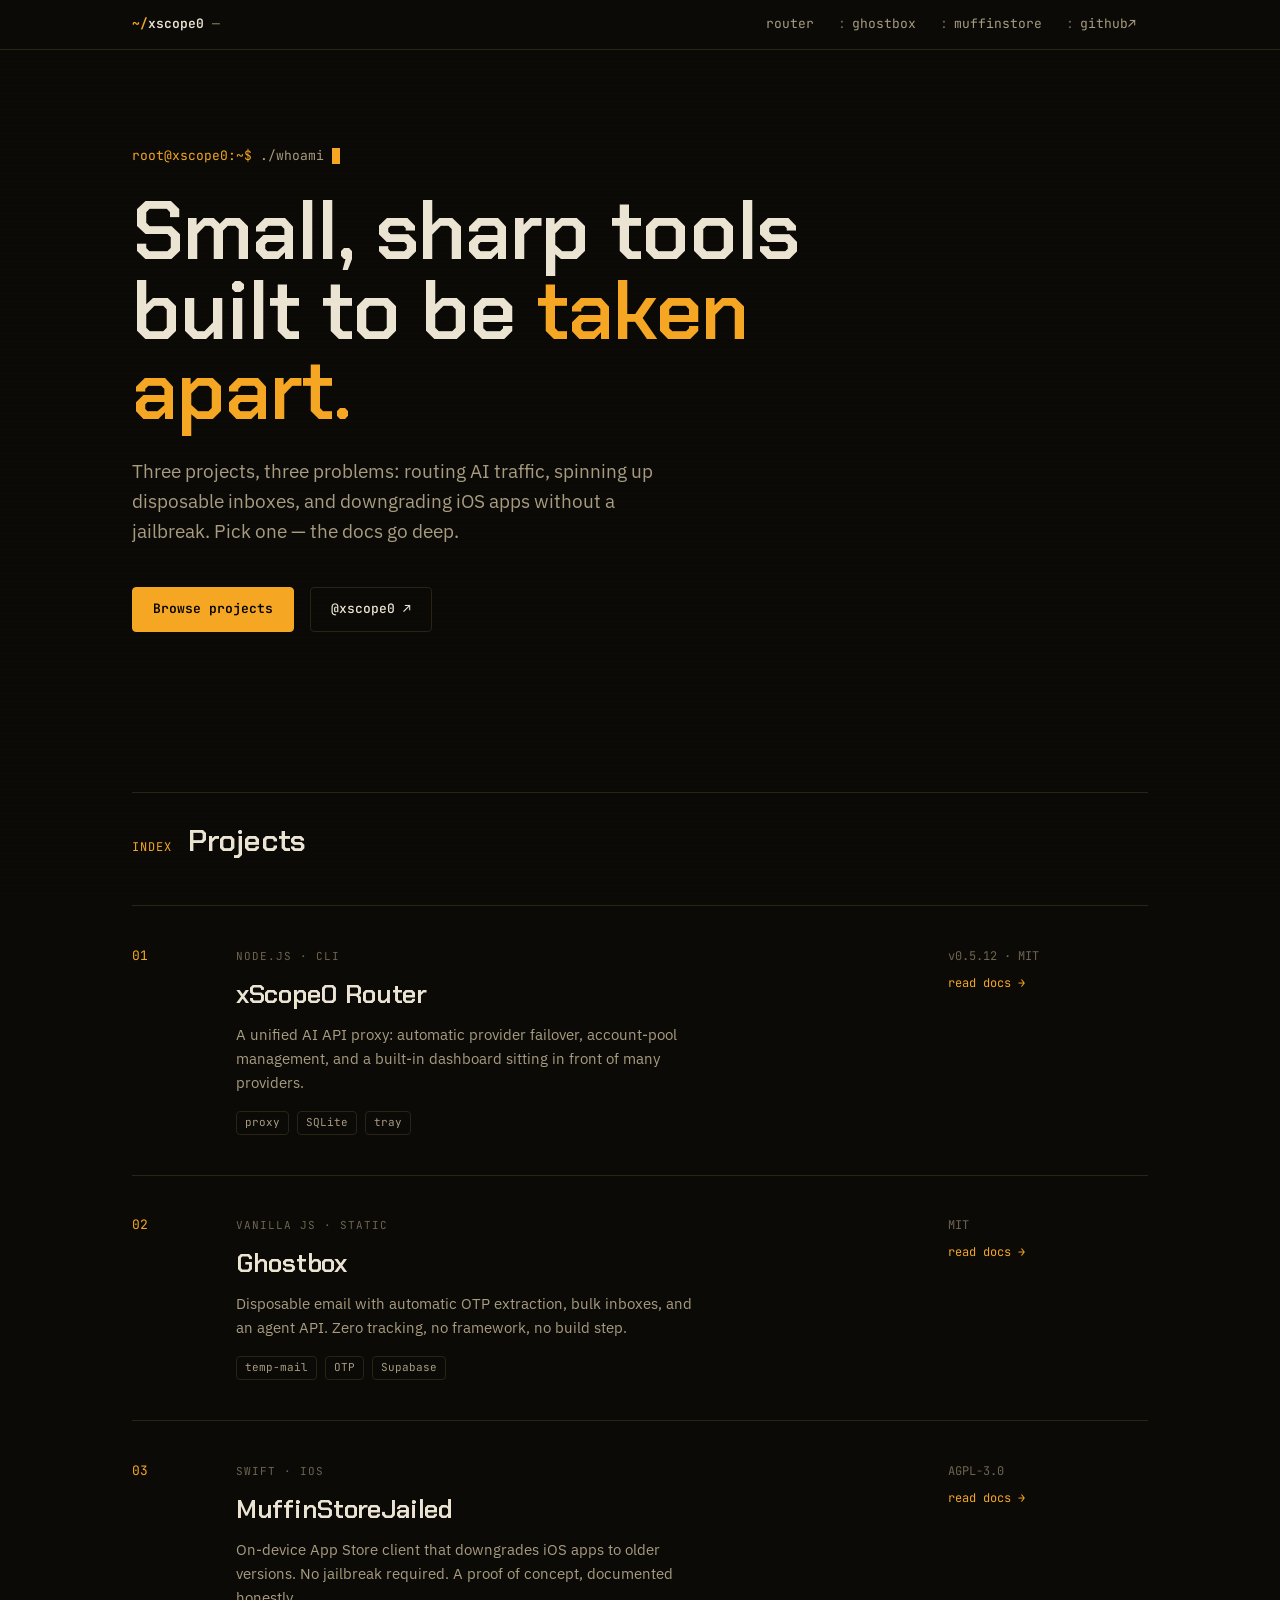
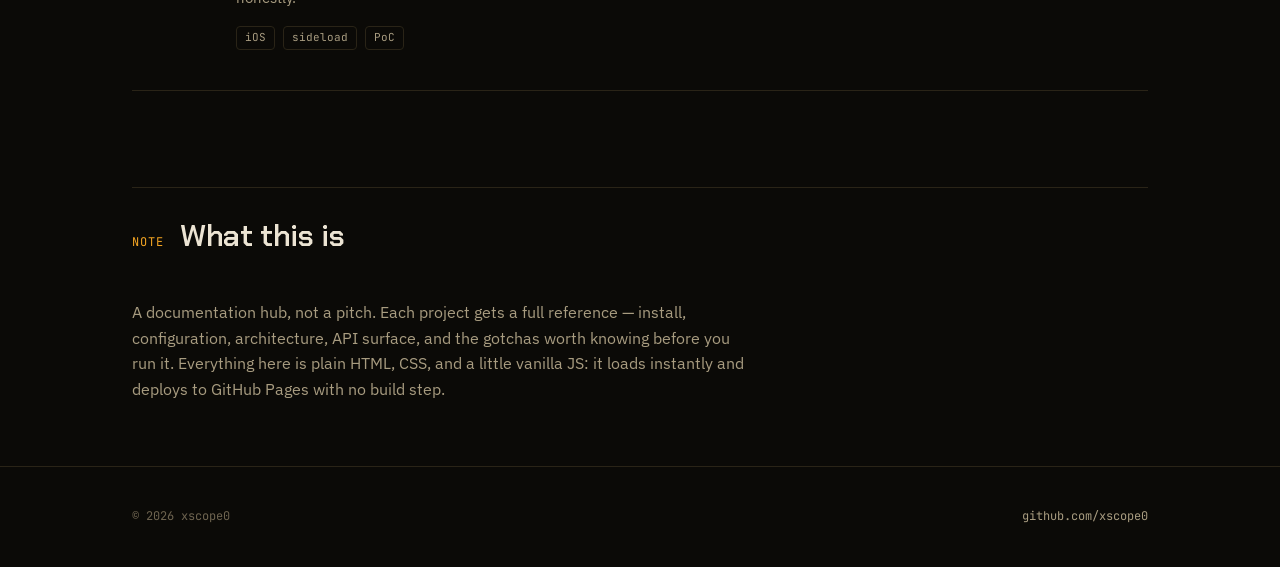
<file: index.html>
<!DOCTYPE html>
<html lang="en">
<head>
<meta charset="UTF-8">
<meta name="viewport" content="width=device-width, initial-scale=1">
<title>xscope0 — projects &amp; docs</title>
<meta name="description" content="Documentation for xscope0's projects: xScope0 Router, Ghostbox, and MuffinStoreJailed.">
<link rel="preconnect" href="https://fonts.googleapis.com">
<link rel="preconnect" href="https://fonts.gstatic.com" crossorigin>
<link href="https://fonts.googleapis.com/css2?family=Chakra+Petch:wght@500;600;700&family=IBM+Plex+Sans:wght@400;500;600&family=JetBrains+Mono:wght@400;500;600&display=swap" rel="stylesheet">
<link rel="stylesheet" href="./assets/style.css">
</head>
<body>

<nav class="nav">
  <div class="nav-inner">
    <a class="brand" href="./index.html"><span class="sigil">~/</span>xscope0</a>
    <div class="nav-links">
      <a href="./xscope0-router.html">router</a>
      <a href="./ghostbox.html">ghostbox</a>
      <a href="./muffinstore.html">muffinstore</a>
      <a href="https://github.com/xscope0" target="_blank" rel="noopener">github↗</a>
    </div>
  </div>
</nav>

<header class="hero">
  <div class="wrap">
    <div class="term-prompt"><span class="arrow">root@xscope0:~$</span> ./whoami<span class="blink"></span></div>
    <h1>Small, sharp tools<br>built to be <span class="grad">taken apart.</span></h1>
    <p class="lead">Three projects, three problems: routing AI traffic, spinning up disposable inboxes, and downgrading iOS apps without a jailbreak. Pick one — the docs go deep.</p>
    <div class="hero-cta">
      <a class="btn primary" href="#projects">Browse projects</a>
      <a class="btn" href="https://github.com/xscope0" target="_blank" rel="noopener">@xscope0 ↗</a>
    </div>
  </div>
</header>

<main class="wrap">
  <section id="projects">
    <div class="section-head">
      <span class="idx">INDEX</span>
      <h2>Projects</h2>
    </div>

    <div class="cards">
      <a class="card" href="./xscope0-router.html" data-reveal>
        <span class="num">01</span>
        <div>
          <span class="tag">Node.js · CLI</span>
          <h3>xScope0 Router</h3>
          <p>A unified AI API proxy: automatic provider failover, account-pool management, and a built-in dashboard sitting in front of many providers.</p>
          <div class="chips"><span class="chip">proxy</span><span class="chip">SQLite</span><span class="chip">tray</span></div>
        </div>
        <div class="meta">v0.5.12 · MIT<span class="go">read docs →</span></div>
      </a>

      <a class="card" href="./ghostbox.html" data-reveal>
        <span class="num">02</span>
        <div>
          <span class="tag">Vanilla JS · Static</span>
          <h3>Ghostbox</h3>
          <p>Disposable email with automatic OTP extraction, bulk inboxes, and an agent API. Zero tracking, no framework, no build step.</p>
          <div class="chips"><span class="chip">temp-mail</span><span class="chip">OTP</span><span class="chip">Supabase</span></div>
        </div>
        <div class="meta">MIT<span class="go">read docs →</span></div>
      </a>

      <a class="card" href="./muffinstore.html" data-reveal>
        <span class="num">03</span>
        <div>
          <span class="tag">Swift · iOS</span>
          <h3>MuffinStoreJailed</h3>
          <p>On-device App Store client that downgrades iOS apps to older versions. No jailbreak required. A proof of concept, documented honestly.</p>
          <div class="chips"><span class="chip">iOS</span><span class="chip">sideload</span><span class="chip">PoC</span></div>
        </div>
        <div class="meta">AGPL-3.0<span class="go">read docs →</span></div>
      </a>
    </div>
  </section>

  <section>
    <div class="section-head">
      <span class="idx">NOTE</span>
      <h2>What this is</h2>
    </div>
    <p style="color:var(--txt-dim);max-width:62ch">
      A documentation hub, not a pitch. Each project gets a full reference — install,
      configuration, architecture, API surface, and the gotchas worth knowing before you
      run it. Everything here is plain HTML, CSS, and a little vanilla JS: it loads
      instantly and deploys to GitHub Pages with no build step.
    </p>
  </section>
</main>

<footer class="footer">
  <div class="wrap">
    <span>© <span class="yr"></span> xscope0</span>
    <span><a href="https://github.com/xscope0" target="_blank" rel="noopener">github.com/xscope0</a></span>
  </div>
</footer>

<script>document.querySelectorAll('.yr').forEach(e=>e.textContent=new Date().getFullYear());</script>
<script src="./assets/main.js"></script>
</body>
</html>
</file>
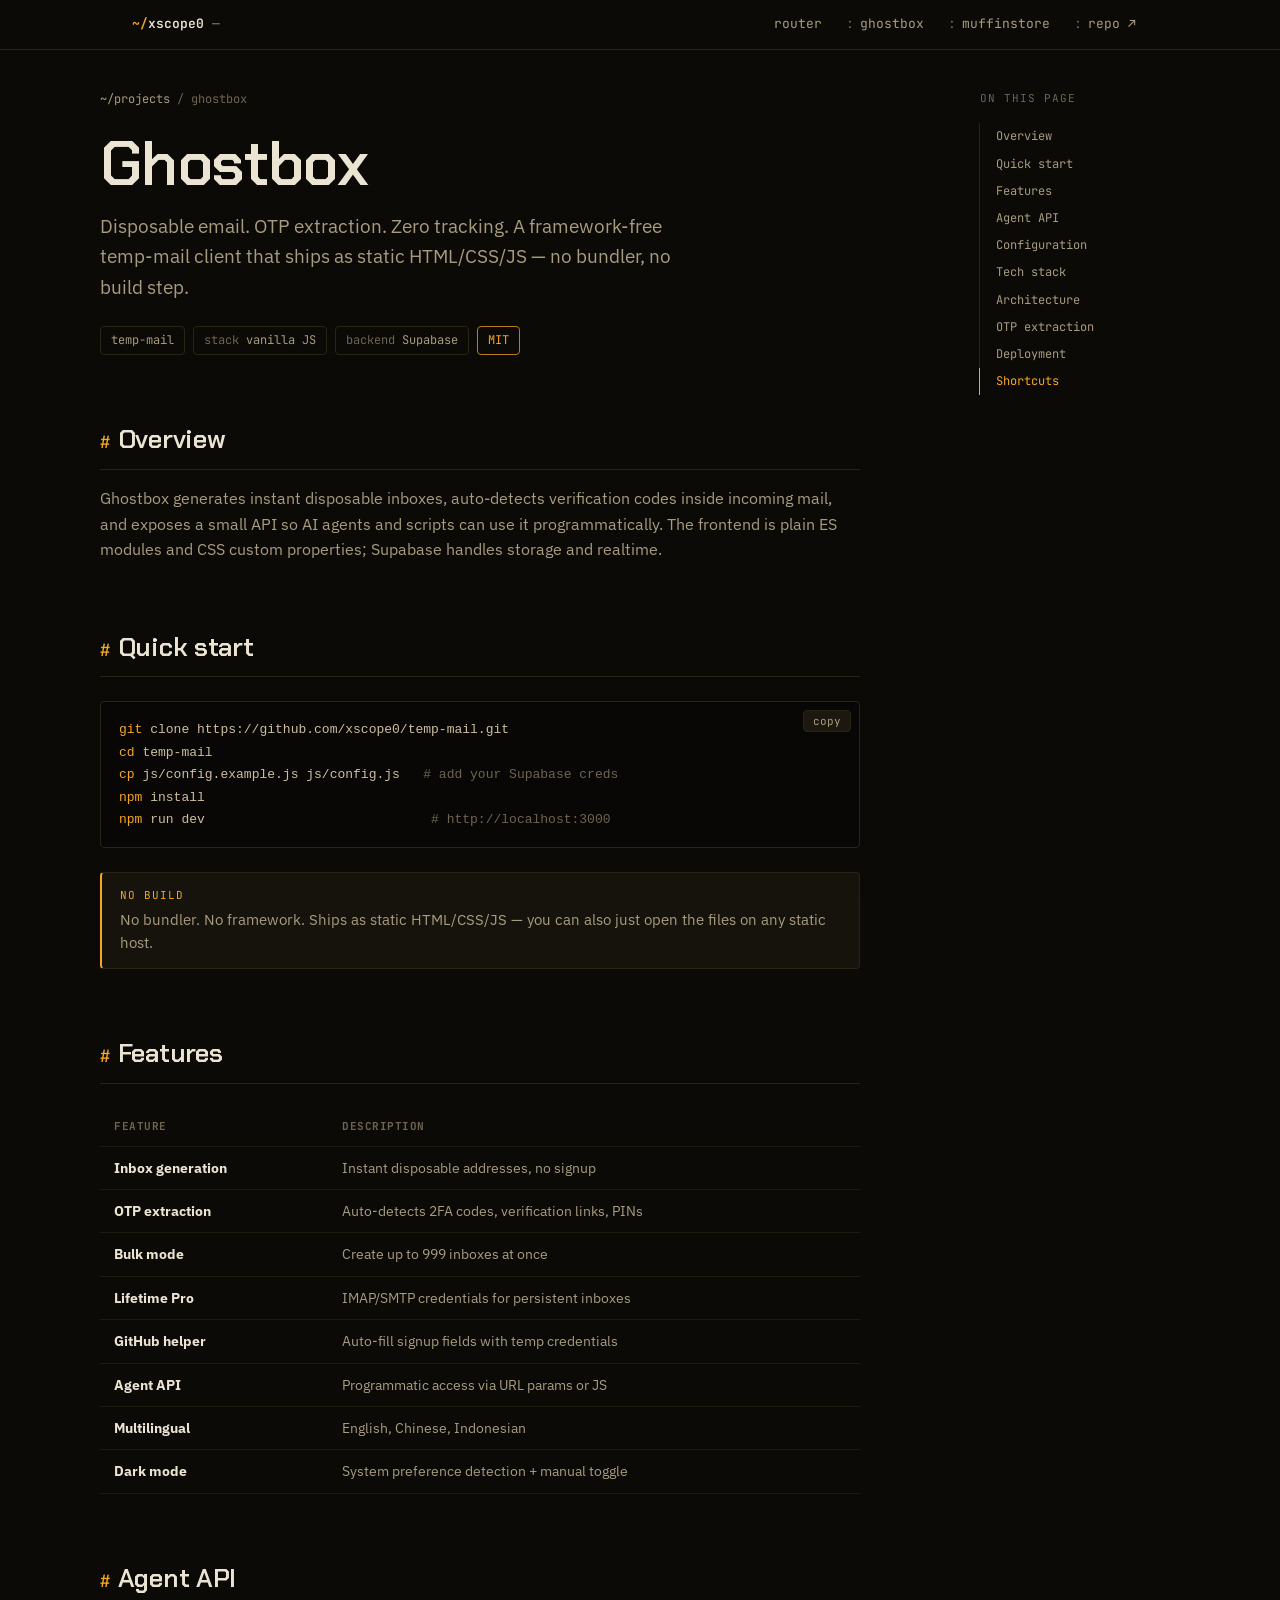
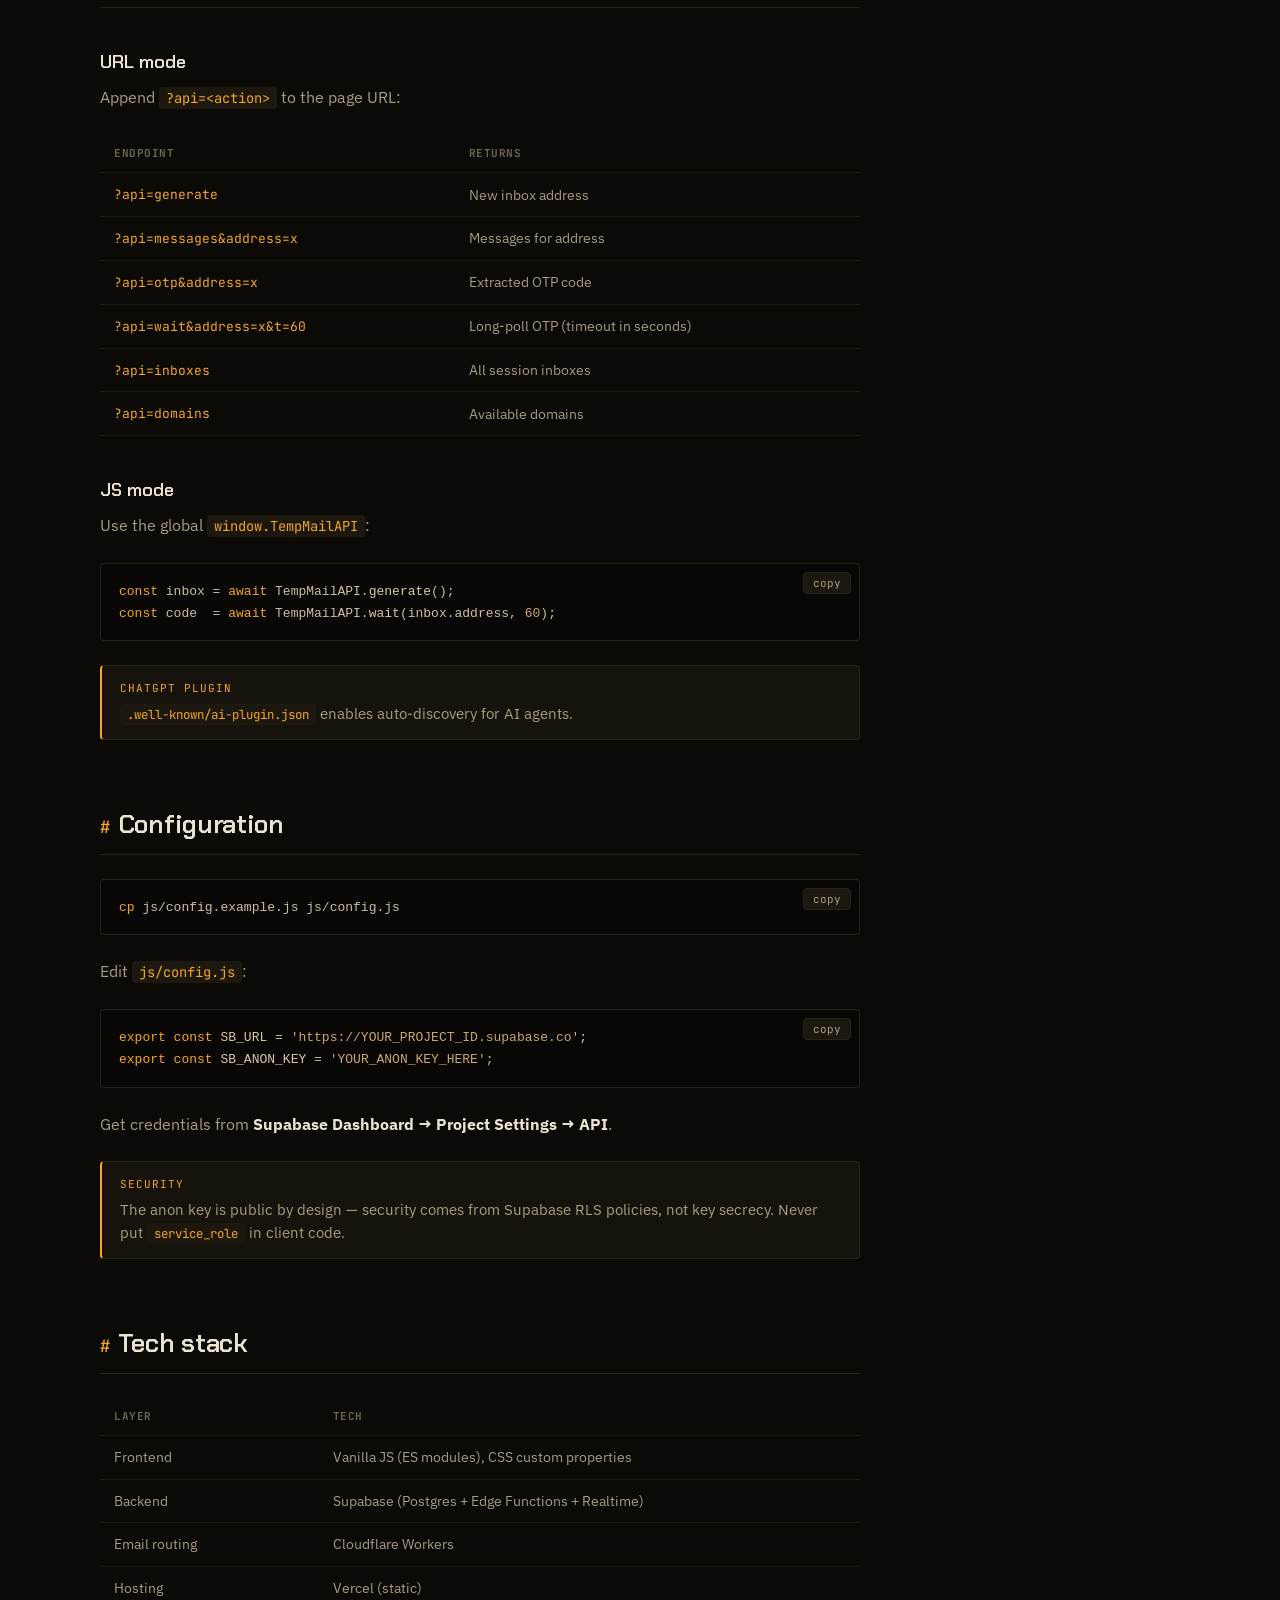
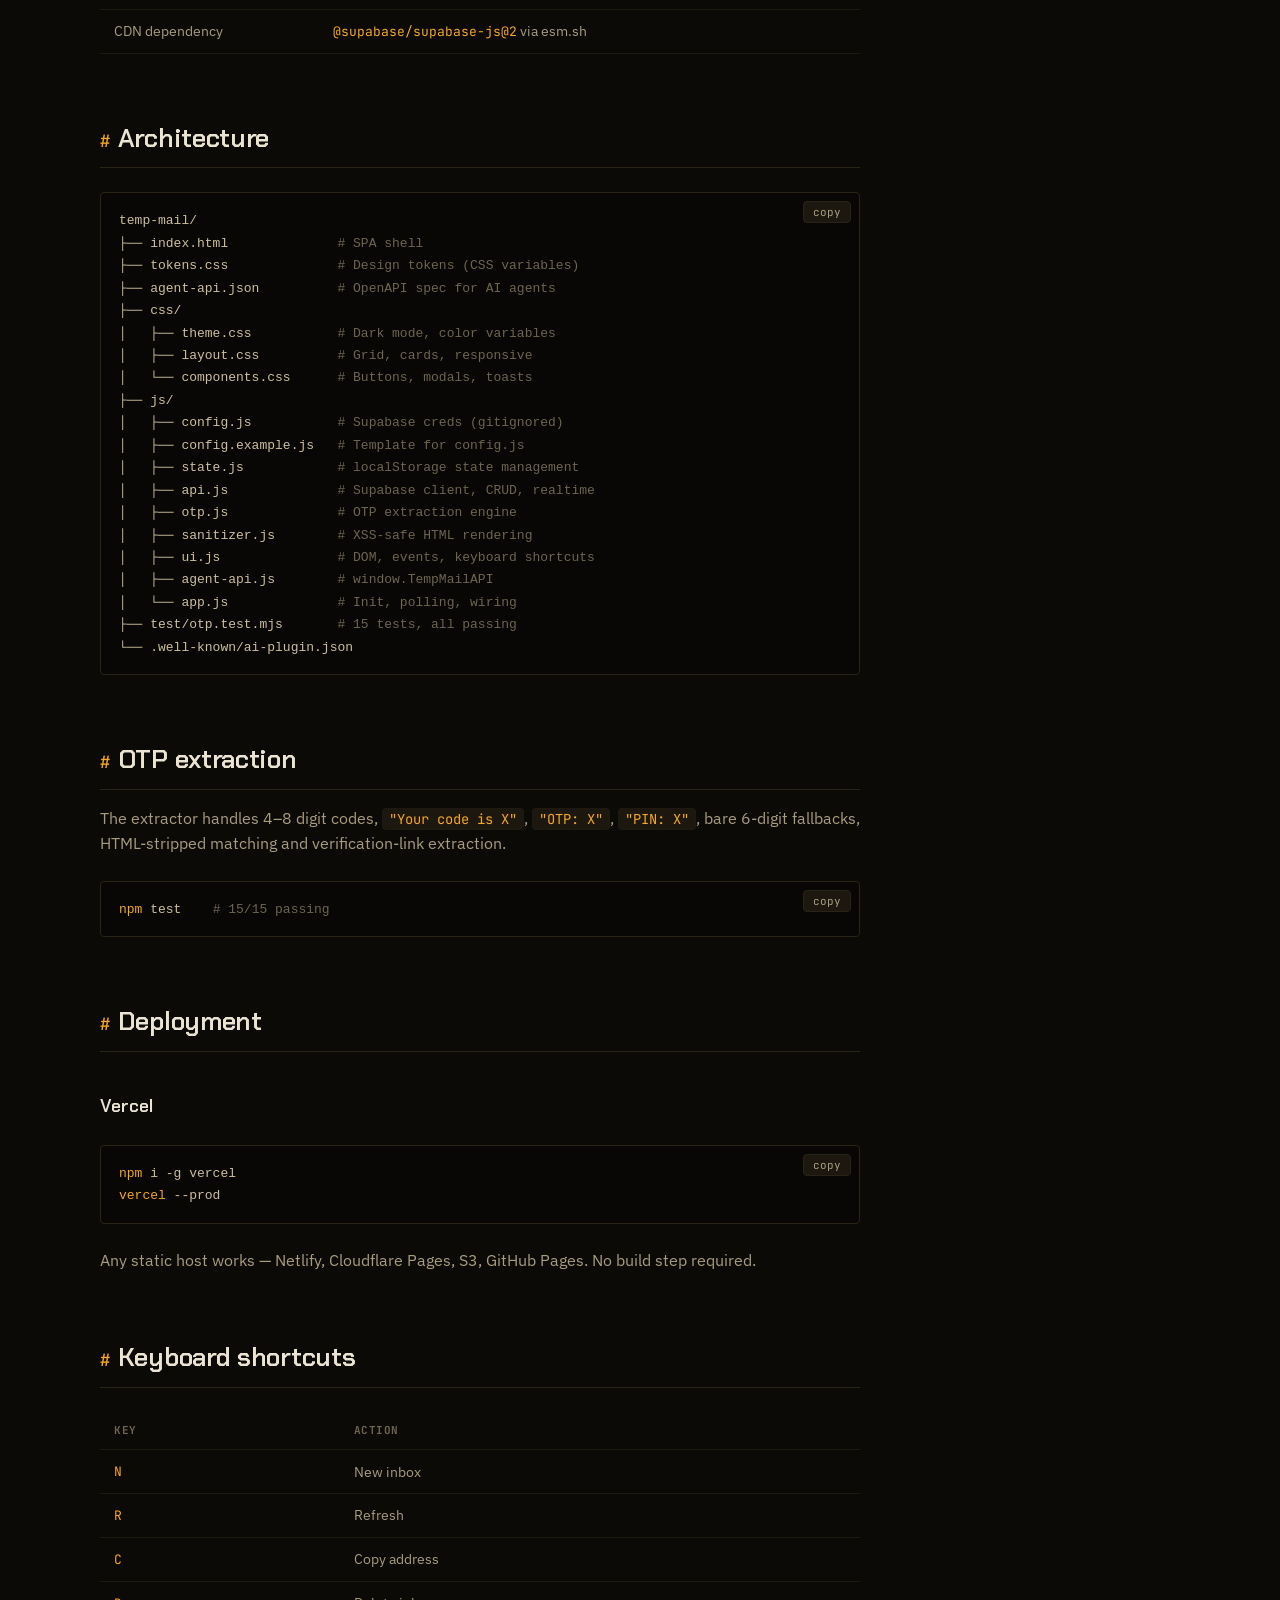
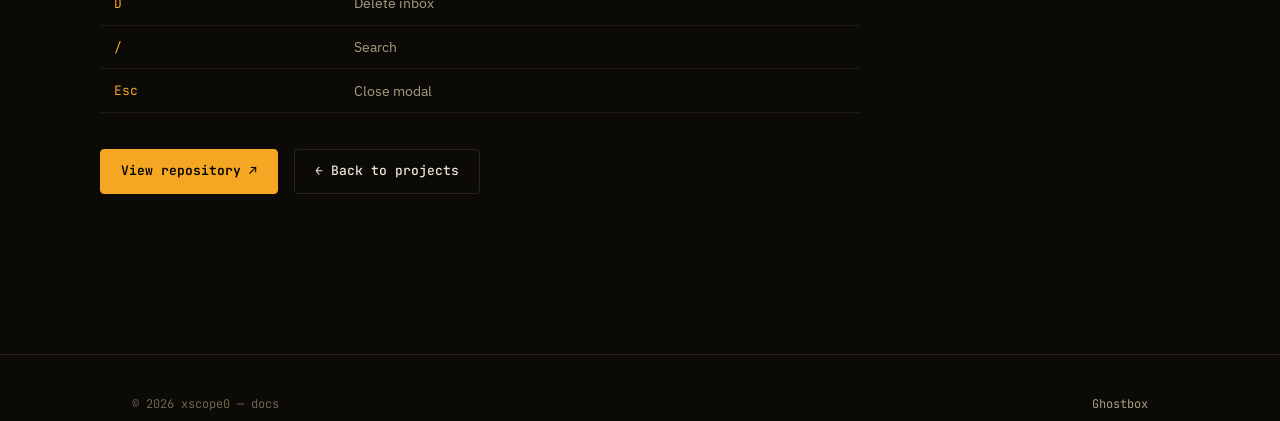
<file: ghostbox.html>
<!DOCTYPE html>
<html lang="en">
<head>
<meta charset="UTF-8">
<meta name="viewport" content="width=device-width, initial-scale=1">
<title>Ghostbox — docs</title>
<meta name="description" content="Ghostbox: disposable email with OTP extraction, bulk inboxes and an agent API. Static, zero tracking.">
<link rel="preconnect" href="https://fonts.googleapis.com">
<link rel="preconnect" href="https://fonts.gstatic.com" crossorigin>
<link href="https://fonts.googleapis.com/css2?family=Chakra+Petch:wght@500;600;700&family=IBM+Plex+Sans:wght@400;500;600&family=JetBrains+Mono:wght@400;500;600&display=swap" rel="stylesheet">
<link rel="stylesheet" href="./assets/style.css">
</head>
<body>

<nav class="nav">
  <div class="nav-inner">
    <a class="brand" href="./index.html"><span class="sigil">~/</span>xscope0</a>
    <div class="nav-links">
      <a href="./xscope0-router.html">router</a>
      <a href="./ghostbox.html">ghostbox</a>
      <a href="./muffinstore.html">muffinstore</a>
      <a href="https://github.com/xscope0/Ghostbox" target="_blank" rel="noopener">repo&nbsp;↗</a>
    </div>
  </div>
</nav>

<div class="wrap doc">

  <aside class="toc">
    <div class="toc-title">On this page</div>
    <a href="#overview">Overview</a>
    <a href="#quickstart">Quick start</a>
    <a href="#features">Features</a>
    <a href="#agent-api">Agent API</a>
    <a href="#config">Configuration</a>
    <a href="#stack">Tech stack</a>
    <a href="#architecture">Architecture</a>
    <a href="#otp">OTP extraction</a>
    <a href="#deploy">Deployment</a>
    <a href="#shortcuts">Shortcuts</a>
  </aside>

  <div class="doc-body">
    <div class="doc-hero">
      <div class="crumb"><a href="./index.html">~/projects</a> / ghostbox</div>
      <h1>Ghostbox</h1>
      <p class="sub">Disposable email. OTP extraction. Zero tracking. A framework-free temp-mail client that ships as static HTML/CSS/JS — no bundler, no build step.</p>
      <div class="badges">
        <span class="badge">temp-mail</span>
        <span class="badge"><span class="k">stack</span> vanilla JS</span>
        <span class="badge"><span class="k">backend</span> Supabase</span>
        <span class="badge green">MIT</span>
      </div>
    </div>

    <h2 id="overview"><span class="hashtag">#</span>Overview</h2>
    <p>Ghostbox generates instant disposable inboxes, auto-detects verification codes inside incoming mail, and exposes a small API so AI agents and scripts can use it programmatically. The frontend is plain ES modules and CSS custom properties; Supabase handles storage and realtime.</p>

    <h2 id="quickstart"><span class="hashtag">#</span>Quick start</h2>
    <pre><code><span class="k">git</span> clone https://github.com/xscope0/temp-mail.git
<span class="k">cd</span> temp-mail
<span class="k">cp</span> js/config.example.js js/config.js   <span class="c"># add your Supabase creds</span>
<span class="k">npm</span> install
<span class="k">npm</span> run dev                             <span class="c"># http://localhost:3000</span></code></pre>
    <div class="note">
      <span class="lbl">No build</span>
      No bundler. No framework. Ships as static HTML/CSS/JS — you can also just open the files on any static host.
    </div>

    <h2 id="features"><span class="hashtag">#</span>Features</h2>
    <table class="tbl">
      <thead><tr><th>Feature</th><th>Description</th></tr></thead>
      <tbody>
        <tr><td><strong>Inbox generation</strong></td><td>Instant disposable addresses, no signup</td></tr>
        <tr><td><strong>OTP extraction</strong></td><td>Auto-detects 2FA codes, verification links, PINs</td></tr>
        <tr><td><strong>Bulk mode</strong></td><td>Create up to 999 inboxes at once</td></tr>
        <tr><td><strong>Lifetime Pro</strong></td><td>IMAP/SMTP credentials for persistent inboxes</td></tr>
        <tr><td><strong>GitHub helper</strong></td><td>Auto-fill signup fields with temp credentials</td></tr>
        <tr><td><strong>Agent API</strong></td><td>Programmatic access via URL params or JS</td></tr>
        <tr><td><strong>Multilingual</strong></td><td>English, Chinese, Indonesian</td></tr>
        <tr><td><strong>Dark mode</strong></td><td>System preference detection + manual toggle</td></tr>
      </tbody>
    </table>

    <h2 id="agent-api"><span class="hashtag">#</span>Agent API</h2>
    <h3>URL mode</h3>
    <p>Append <code class="inline">?api=&lt;action&gt;</code> to the page URL:</p>
    <table class="tbl">
      <thead><tr><th>Endpoint</th><th>Returns</th></tr></thead>
      <tbody>
        <tr><td><code>?api=generate</code></td><td>New inbox address</td></tr>
        <tr><td><code>?api=messages&amp;address=x</code></td><td>Messages for address</td></tr>
        <tr><td><code>?api=otp&amp;address=x</code></td><td>Extracted OTP code</td></tr>
        <tr><td><code>?api=wait&amp;address=x&amp;t=60</code></td><td>Long-poll OTP (timeout in seconds)</td></tr>
        <tr><td><code>?api=inboxes</code></td><td>All session inboxes</td></tr>
        <tr><td><code>?api=domains</code></td><td>Available domains</td></tr>
      </tbody>
    </table>
    <h3>JS mode</h3>
    <p>Use the global <code class="inline">window.TempMailAPI</code>:</p>
    <pre><code><span class="k">const</span> inbox = <span class="k">await</span> TempMailAPI.<span class="v">generate</span>();
<span class="k">const</span> code  = <span class="k">await</span> TempMailAPI.<span class="v">wait</span>(inbox.address, <span class="s">60</span>);</code></pre>
    <div class="note">
      <span class="lbl">ChatGPT plugin</span>
      <code class="inline">.well-known/ai-plugin.json</code> enables auto-discovery for AI agents.
    </div>

    <h2 id="config"><span class="hashtag">#</span>Configuration</h2>
    <pre><code><span class="k">cp</span> js/config.example.js js/config.js</code></pre>
    <p>Edit <code class="inline">js/config.js</code>:</p>
    <pre><code><span class="k">export const</span> <span class="v">SB_URL</span> = <span class="s">'https://YOUR_PROJECT_ID.supabase.co'</span>;
<span class="k">export const</span> <span class="v">SB_ANON_KEY</span> = <span class="s">'YOUR_ANON_KEY_HERE'</span>;</code></pre>
    <p>Get credentials from <strong>Supabase Dashboard → Project Settings → API</strong>.</p>
    <div class="note danger">
      <span class="lbl">Security</span>
      The anon key is public by design — security comes from Supabase RLS policies, not key secrecy. Never put <code class="inline">service_role</code> in client code.
    </div>

    <h2 id="stack"><span class="hashtag">#</span>Tech stack</h2>
    <table class="tbl">
      <thead><tr><th>Layer</th><th>Tech</th></tr></thead>
      <tbody>
        <tr><td>Frontend</td><td>Vanilla JS (ES modules), CSS custom properties</td></tr>
        <tr><td>Backend</td><td>Supabase (Postgres + Edge Functions + Realtime)</td></tr>
        <tr><td>Email routing</td><td>Cloudflare Workers</td></tr>
        <tr><td>Hosting</td><td>Vercel (static)</td></tr>
        <tr><td>CDN dependency</td><td><code>@supabase/supabase-js@2</code> via esm.sh</td></tr>
      </tbody>
    </table>

    <h2 id="architecture"><span class="hashtag">#</span>Architecture</h2>
    <pre><code>temp-mail/
├── index.html              <span class="c"># SPA shell</span>
├── tokens.css              <span class="c"># Design tokens (CSS variables)</span>
├── agent-api.json          <span class="c"># OpenAPI spec for AI agents</span>
├── css/
│   ├── theme.css           <span class="c"># Dark mode, color variables</span>
│   ├── layout.css          <span class="c"># Grid, cards, responsive</span>
│   └── components.css      <span class="c"># Buttons, modals, toasts</span>
├── js/
│   ├── config.js           <span class="c"># Supabase creds (gitignored)</span>
│   ├── config.example.js   <span class="c"># Template for config.js</span>
│   ├── state.js            <span class="c"># localStorage state management</span>
│   ├── api.js              <span class="c"># Supabase client, CRUD, realtime</span>
│   ├── otp.js              <span class="c"># OTP extraction engine</span>
│   ├── sanitizer.js        <span class="c"># XSS-safe HTML rendering</span>
│   ├── ui.js               <span class="c"># DOM, events, keyboard shortcuts</span>
│   ├── agent-api.js        <span class="c"># window.TempMailAPI</span>
│   └── app.js              <span class="c"># Init, polling, wiring</span>
├── test/otp.test.mjs       <span class="c"># 15 tests, all passing</span>
└── .well-known/ai-plugin.json</code></pre>

    <h2 id="otp"><span class="hashtag">#</span>OTP extraction</h2>
    <p>The extractor handles 4–8 digit codes, <code class="inline">"Your code is X"</code>, <code class="inline">"OTP: X"</code>, <code class="inline">"PIN: X"</code>, bare 6-digit fallbacks, HTML-stripped matching and verification-link extraction.</p>
    <pre><code><span class="k">npm</span> test    <span class="c"># 15/15 passing</span></code></pre>

    <h2 id="deploy"><span class="hashtag">#</span>Deployment</h2>
    <h3>Vercel</h3>
    <pre><code><span class="k">npm</span> i -g vercel
<span class="k">vercel</span> --prod</code></pre>
    <p>Any static host works — Netlify, Cloudflare Pages, S3, GitHub Pages. No build step required.</p>

    <h2 id="shortcuts"><span class="hashtag">#</span>Keyboard shortcuts</h2>
    <table class="tbl">
      <thead><tr><th>Key</th><th>Action</th></tr></thead>
      <tbody>
        <tr><td><code>N</code></td><td>New inbox</td></tr>
        <tr><td><code>R</code></td><td>Refresh</td></tr>
        <tr><td><code>C</code></td><td>Copy address</td></tr>
        <tr><td><code>D</code></td><td>Delete inbox</td></tr>
        <tr><td><code>/</code></td><td>Search</td></tr>
        <tr><td><code>Esc</code></td><td>Close modal</td></tr>
      </tbody>
    </table>

    <div class="hero-cta" style="margin-top:36px">
      <a class="btn primary" href="https://github.com/xscope0/Ghostbox" target="_blank" rel="noopener">View repository ↗</a>
      <a class="btn" href="./index.html">← Back to projects</a>
    </div>
  </div>
</div>

<footer class="footer">
  <div class="wrap">
    <span>© <span class="yr"></span> xscope0 — docs</span>
    <span><a href="https://github.com/xscope0/Ghostbox" target="_blank" rel="noopener">Ghostbox</a></span>
  </div>
</footer>

<script>document.querySelectorAll('.yr').forEach(e=>e.textContent=new Date().getFullYear());</script>
<script src="./assets/main.js"></script>
</body>
</html>
</file>
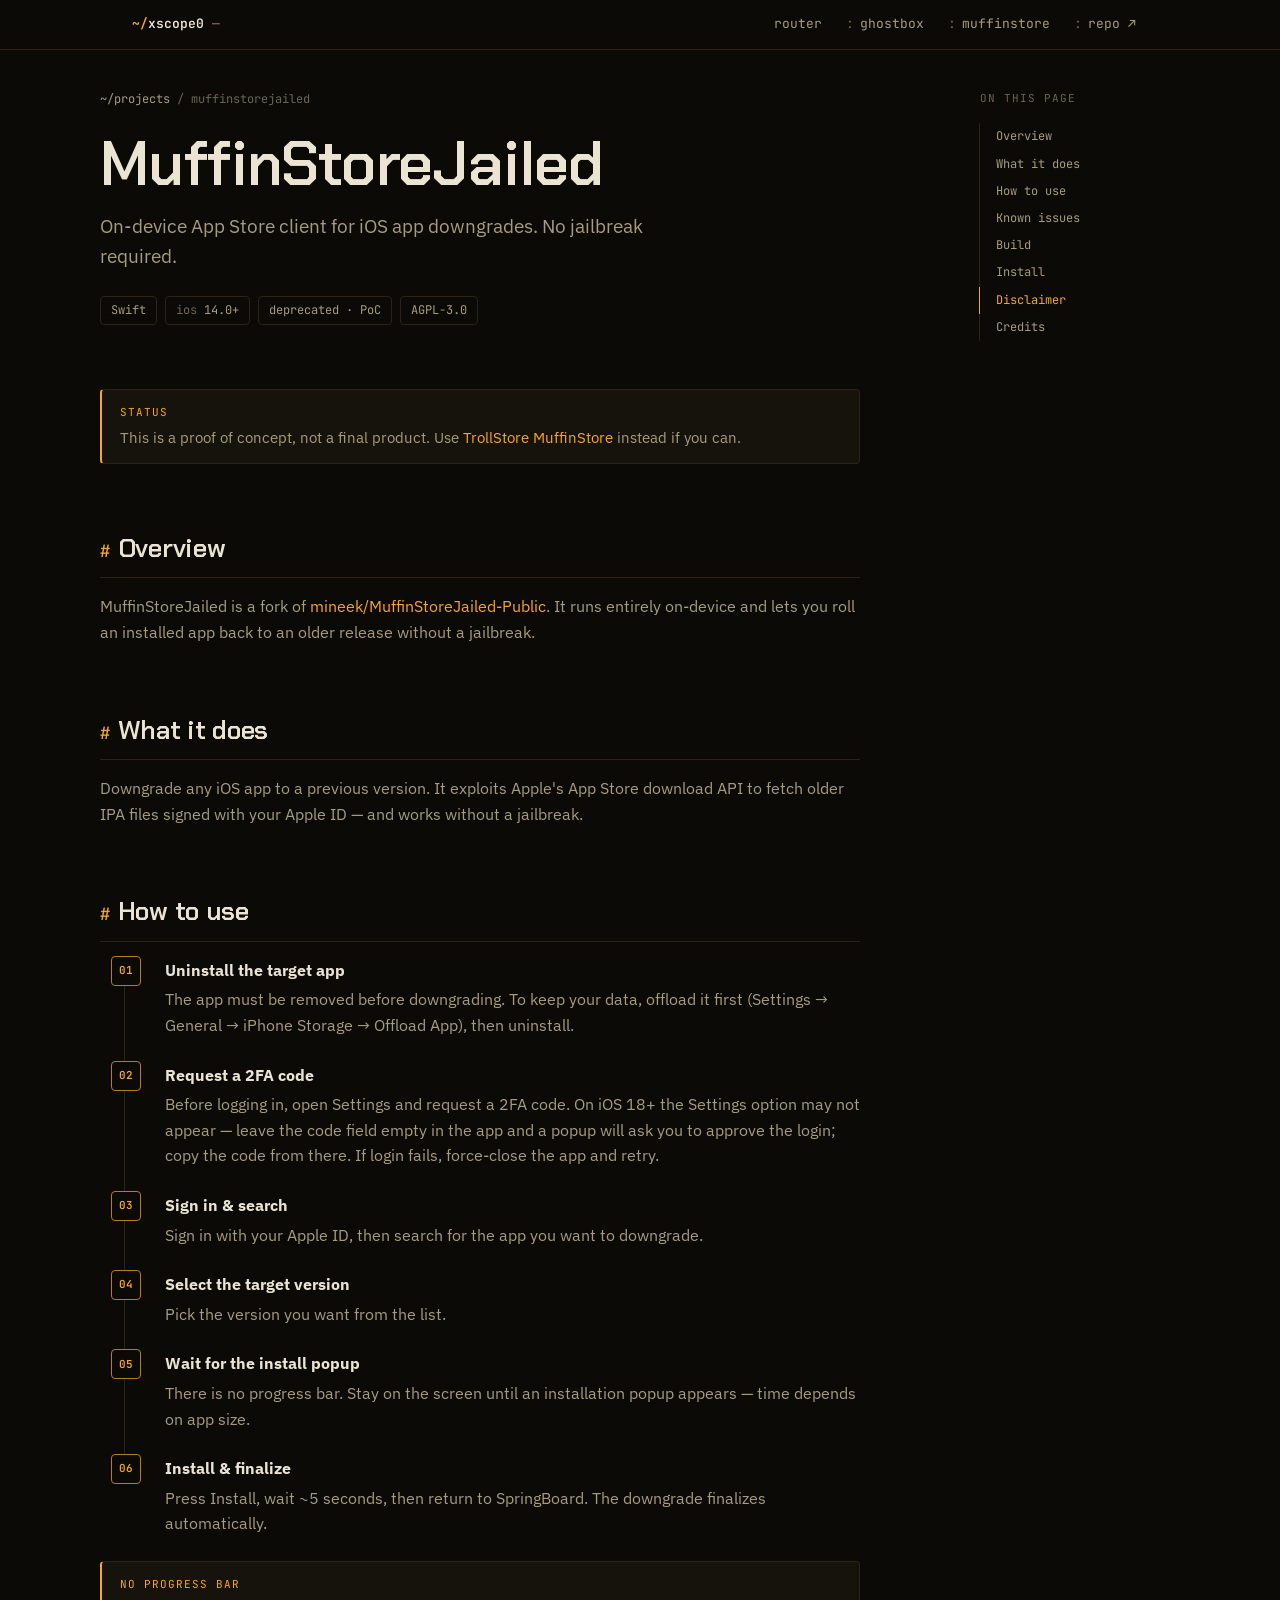
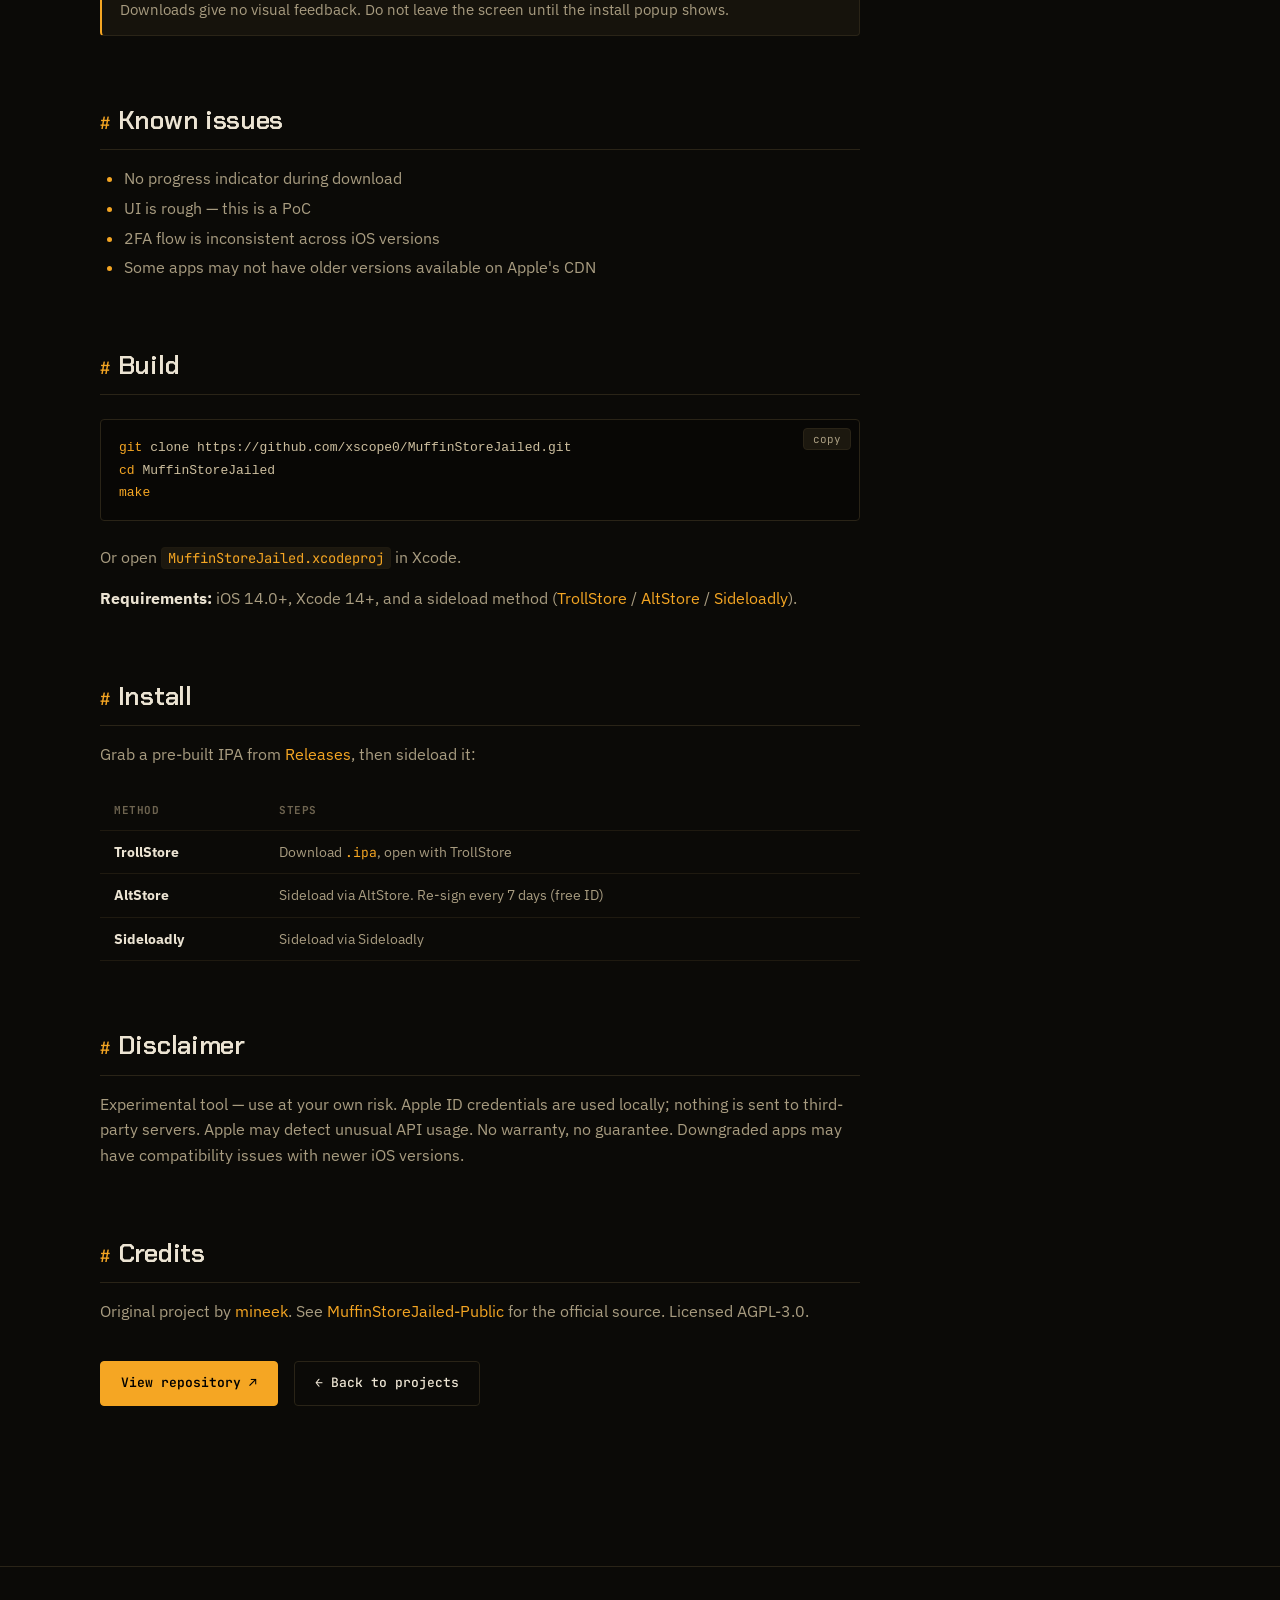
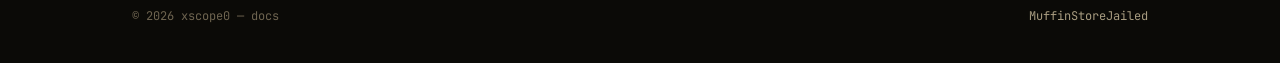
<file: muffinstore.html>
<!DOCTYPE html>
<html lang="en">
<head>
<meta charset="UTF-8">
<meta name="viewport" content="width=device-width, initial-scale=1">
<title>MuffinStoreJailed — docs</title>
<meta name="description" content="MuffinStoreJailed: on-device App Store client for iOS app downgrades. No jailbreak.">
<link rel="preconnect" href="https://fonts.googleapis.com">
<link rel="preconnect" href="https://fonts.gstatic.com" crossorigin>
<link href="https://fonts.googleapis.com/css2?family=Chakra+Petch:wght@500;600;700&family=IBM+Plex+Sans:wght@400;500;600&family=JetBrains+Mono:wght@400;500;600&display=swap" rel="stylesheet">
<link rel="stylesheet" href="./assets/style.css">
</head>
<body>

<nav class="nav">
  <div class="nav-inner">
    <a class="brand" href="./index.html"><span class="sigil">~/</span>xscope0</a>
    <div class="nav-links">
      <a href="./xscope0-router.html">router</a>
      <a href="./ghostbox.html">ghostbox</a>
      <a href="./muffinstore.html">muffinstore</a>
      <a href="https://github.com/xscope0/MuffinStoreJailed" target="_blank" rel="noopener">repo&nbsp;↗</a>
    </div>
  </div>
</nav>

<div class="wrap doc">

  <aside class="toc">
    <div class="toc-title">On this page</div>
    <a href="#overview">Overview</a>
    <a href="#what">What it does</a>
    <a href="#usage">How to use</a>
    <a href="#issues">Known issues</a>
    <a href="#build">Build</a>
    <a href="#install">Install</a>
    <a href="#disclaimer">Disclaimer</a>
    <a href="#credits">Credits</a>
  </aside>

  <div class="doc-body">
    <div class="doc-hero">
      <div class="crumb"><a href="./index.html">~/projects</a> / muffinstorejailed</div>
      <h1>MuffinStoreJailed</h1>
      <p class="sub">On-device App Store client for iOS app downgrades. No jailbreak required.</p>
      <div class="badges">
        <span class="badge">Swift</span>
        <span class="badge"><span class="k">ios</span> 14.0+</span>
        <span class="badge red">deprecated · PoC</span>
        <span class="badge">AGPL-3.0</span>
      </div>
    </div>

    <div class="note warn">
      <span class="lbl">Status</span>
      This is a proof of concept, not a final product. Use <a href="https://github.com/mineek/MuffinStore" target="_blank" rel="noopener">TrollStore MuffinStore</a> instead if you can.
    </div>

    <h2 id="overview"><span class="hashtag">#</span>Overview</h2>
    <p>MuffinStoreJailed is a fork of <a href="https://github.com/mineek/MuffinStoreJailed-Public" target="_blank" rel="noopener">mineek/MuffinStoreJailed-Public</a>. It runs entirely on-device and lets you roll an installed app back to an older release without a jailbreak.</p>

    <h2 id="what"><span class="hashtag">#</span>What it does</h2>
    <p>Downgrade any iOS app to a previous version. It exploits Apple's App Store download API to fetch older IPA files signed with your Apple ID — and works without a jailbreak.</p>

    <h2 id="usage"><span class="hashtag">#</span>How to use</h2>
    <ol class="steps">
      <li>
        <strong>Uninstall the target app</strong>
        The app must be removed before downgrading. To keep your data, offload it first
        (Settings → General → iPhone Storage → Offload App), then uninstall.
      </li>
      <li>
        <strong>Request a 2FA code</strong>
        Before logging in, open Settings and request a 2FA code. On iOS 18+ the Settings
        option may not appear — leave the code field empty in the app and a popup will ask
        you to approve the login; copy the code from there. If login fails, force-close the
        app and retry.
      </li>
      <li>
        <strong>Sign in &amp; search</strong>
        Sign in with your Apple ID, then search for the app you want to downgrade.
      </li>
      <li>
        <strong>Select the target version</strong>
        Pick the version you want from the list.
      </li>
      <li>
        <strong>Wait for the install popup</strong>
        There is no progress bar. Stay on the screen until an installation popup appears —
        time depends on app size.
      </li>
      <li>
        <strong>Install &amp; finalize</strong>
        Press Install, wait ~5 seconds, then return to SpringBoard. The downgrade finalizes
        automatically.
      </li>
    </ol>
    <div class="note danger">
      <span class="lbl">No progress bar</span>
      Downloads give no visual feedback. Do not leave the screen until the install popup shows.
    </div>

    <h2 id="issues"><span class="hashtag">#</span>Known issues</h2>
    <ul>
      <li>No progress indicator during download</li>
      <li>UI is rough — this is a PoC</li>
      <li>2FA flow is inconsistent across iOS versions</li>
      <li>Some apps may not have older versions available on Apple's CDN</li>
    </ul>

    <h2 id="build"><span class="hashtag">#</span>Build</h2>
    <pre><code><span class="k">git</span> clone https://github.com/xscope0/MuffinStoreJailed.git
<span class="k">cd</span> MuffinStoreJailed
<span class="k">make</span></code></pre>
    <p>Or open <code class="inline">MuffinStoreJailed.xcodeproj</code> in Xcode.</p>
    <p><strong>Requirements:</strong> iOS 14.0+, Xcode 14+, and a sideload method
      (<a href="https://github.com/opa334/TrollStore" target="_blank" rel="noopener">TrollStore</a> /
      <a href="https://altstore.io" target="_blank" rel="noopener">AltStore</a> /
      <a href="https://sideloadly.io" target="_blank" rel="noopener">Sideloadly</a>).</p>

    <h2 id="install"><span class="hashtag">#</span>Install</h2>
    <p>Grab a pre-built IPA from <a href="https://github.com/xscope0/MuffinStoreJailed/releases" target="_blank" rel="noopener">Releases</a>, then sideload it:</p>
    <table class="tbl">
      <thead><tr><th>Method</th><th>Steps</th></tr></thead>
      <tbody>
        <tr><td><strong>TrollStore</strong></td><td>Download <code>.ipa</code>, open with TrollStore</td></tr>
        <tr><td><strong>AltStore</strong></td><td>Sideload via AltStore. Re-sign every 7 days (free ID)</td></tr>
        <tr><td><strong>Sideloadly</strong></td><td>Sideload via Sideloadly</td></tr>
      </tbody>
    </table>

    <h2 id="disclaimer"><span class="hashtag">#</span>Disclaimer</h2>
    <p>Experimental tool — use at your own risk. Apple ID credentials are used locally; nothing is sent to third-party servers. Apple may detect unusual API usage. No warranty, no guarantee. Downgraded apps may have compatibility issues with newer iOS versions.</p>

    <h2 id="credits"><span class="hashtag">#</span>Credits</h2>
    <p>Original project by <a href="https://github.com/mineek" target="_blank" rel="noopener">mineek</a>. See <a href="https://github.com/mineek/MuffinStoreJailed-Public" target="_blank" rel="noopener">MuffinStoreJailed-Public</a> for the official source. Licensed AGPL-3.0.</p>

    <div class="hero-cta" style="margin-top:36px">
      <a class="btn primary" href="https://github.com/xscope0/MuffinStoreJailed" target="_blank" rel="noopener">View repository ↗</a>
      <a class="btn" href="./index.html">← Back to projects</a>
    </div>
  </div>
</div>

<footer class="footer">
  <div class="wrap">
    <span>© <span class="yr"></span> xscope0 — docs</span>
    <span><a href="https://github.com/xscope0/MuffinStoreJailed" target="_blank" rel="noopener">MuffinStoreJailed</a></span>
  </div>
</footer>

<script>document.querySelectorAll('.yr').forEach(e=>e.textContent=new Date().getFullYear());</script>
<script src="./assets/main.js"></script>
</body>
</html>
</file>
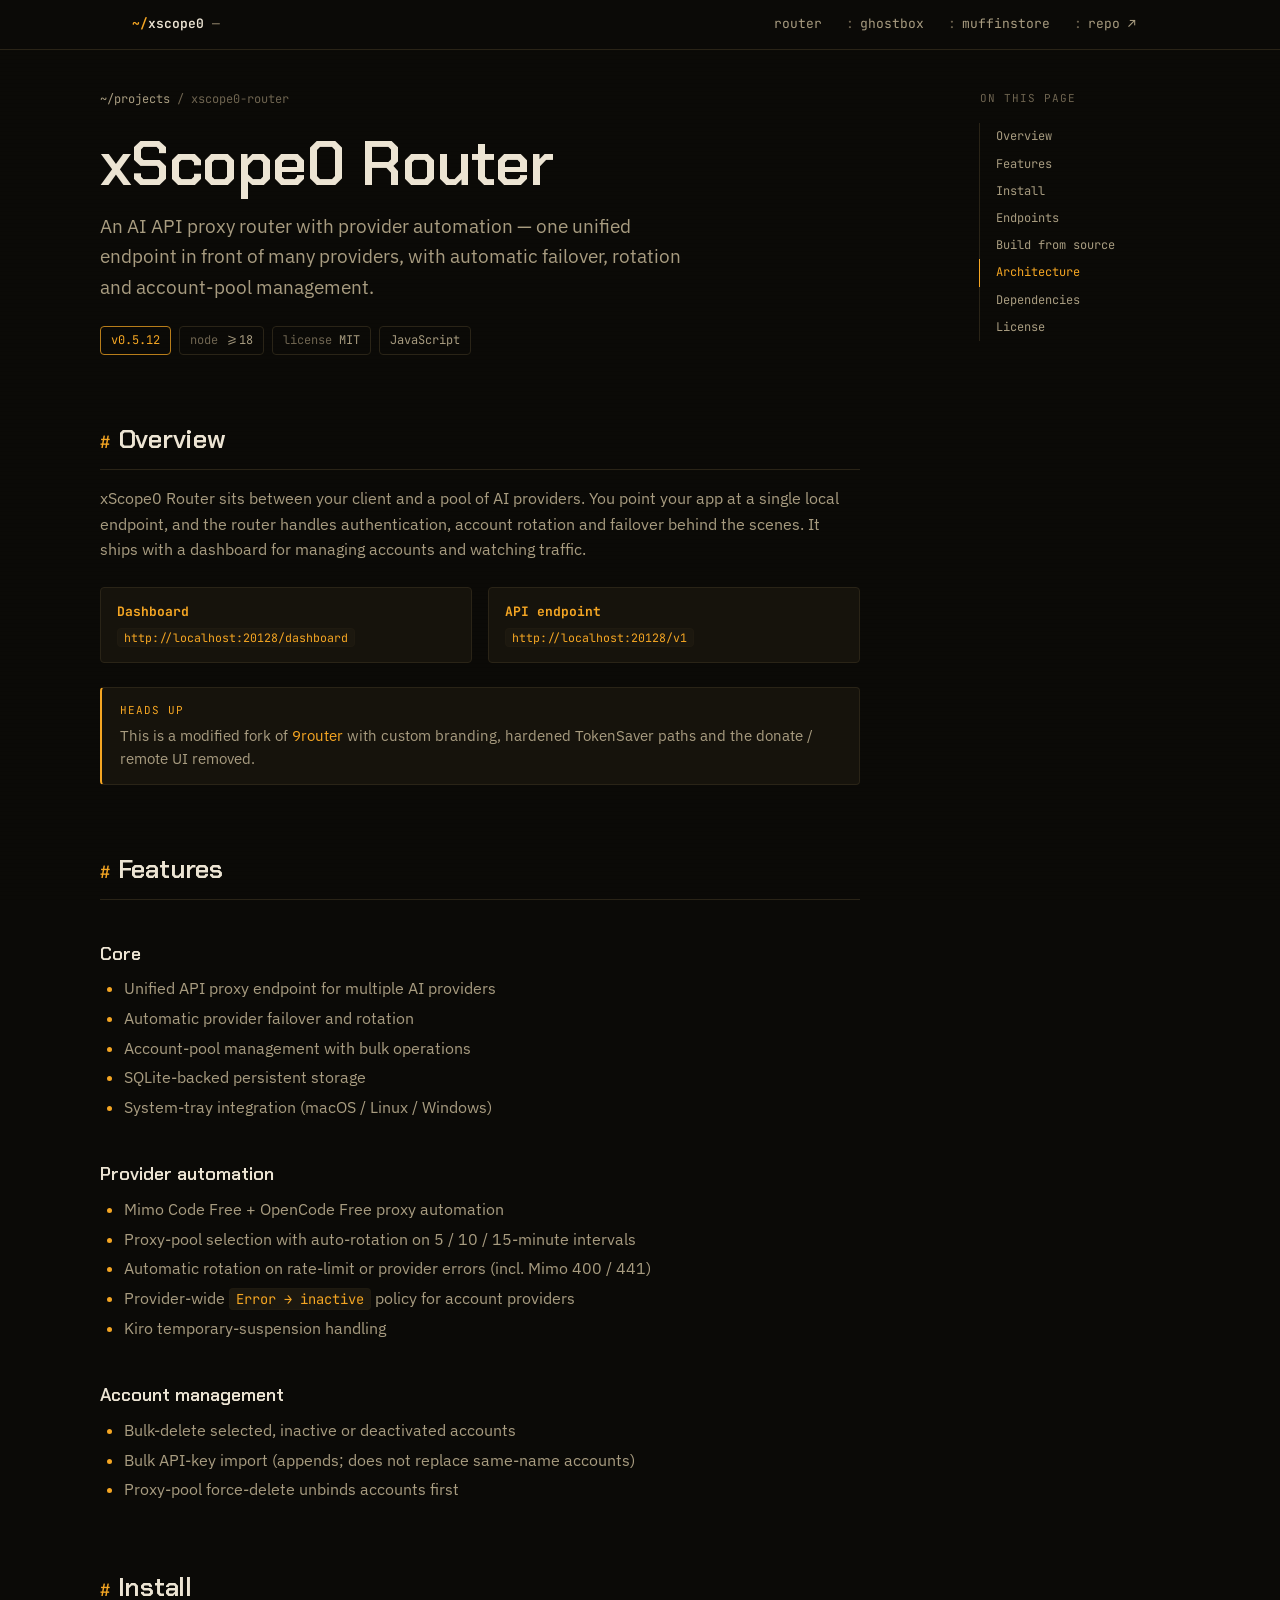
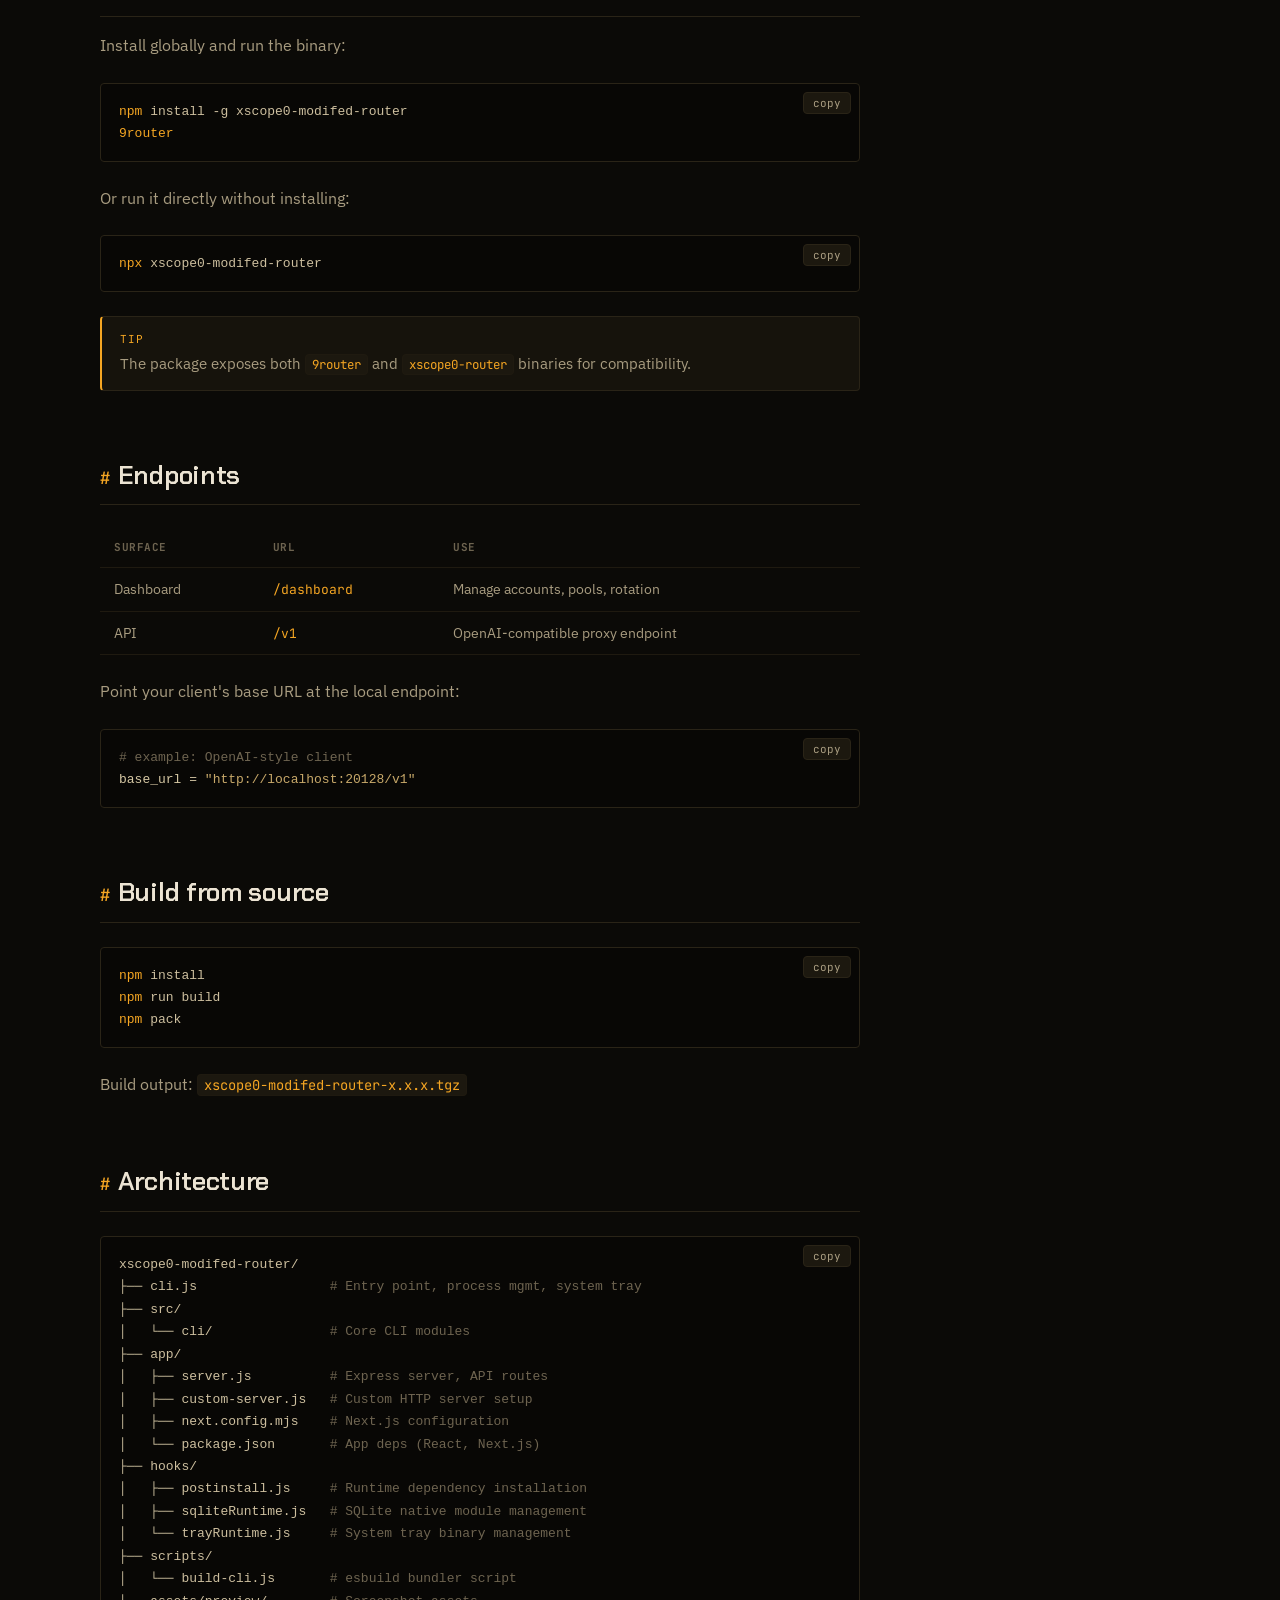
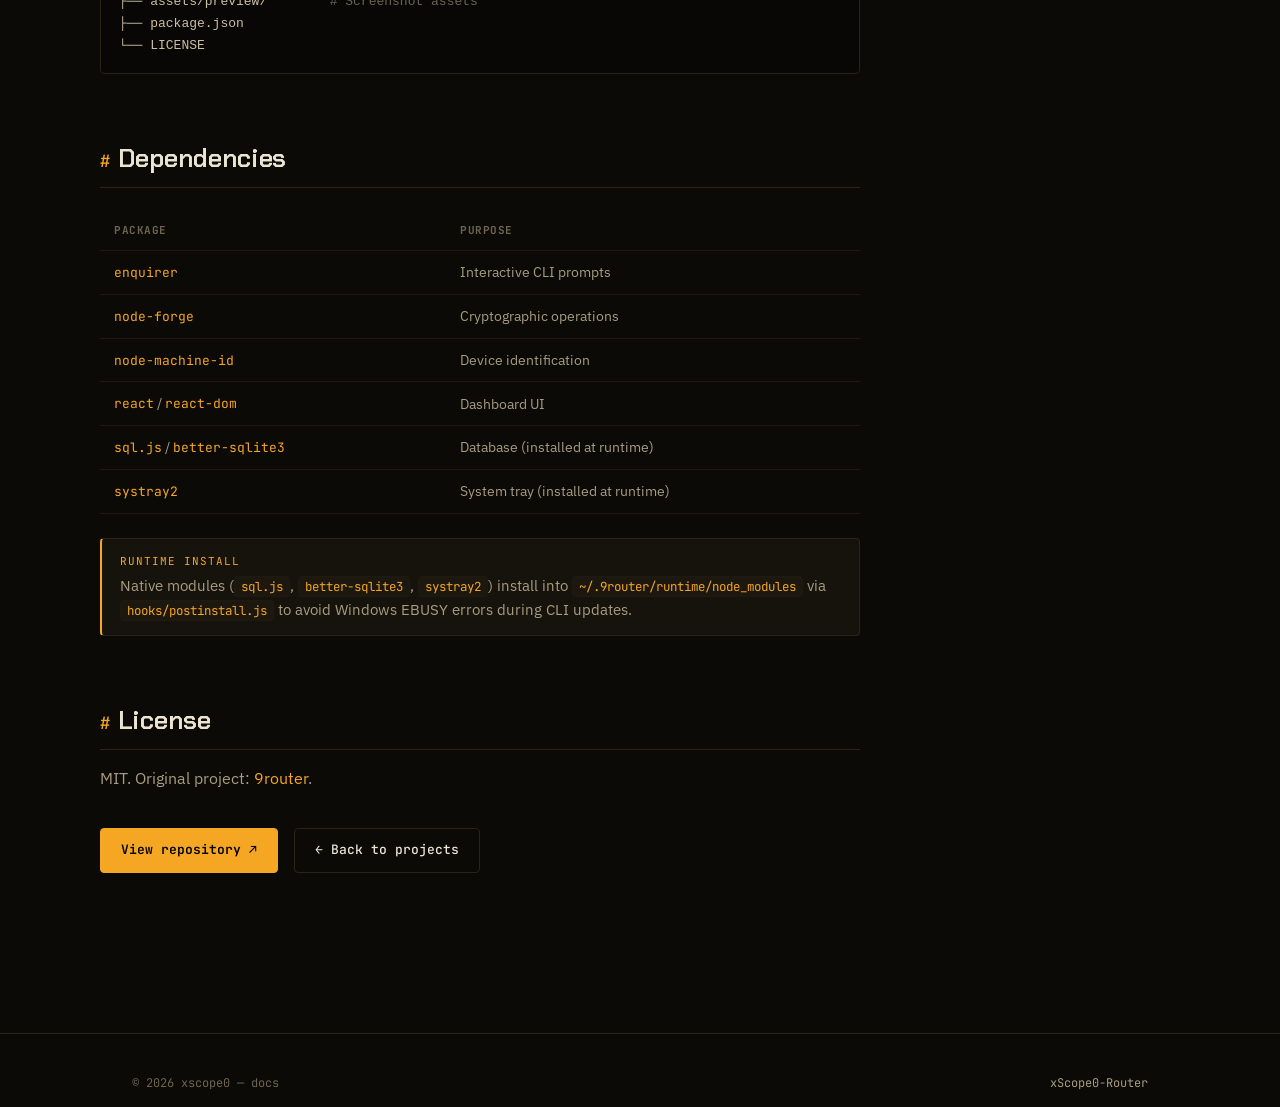
<file: xscope0-router.html>
<!DOCTYPE html>
<html lang="en">
<head>
<meta charset="UTF-8">
<meta name="viewport" content="width=device-width, initial-scale=1">
<title>xScope0 Router — docs</title>
<meta name="description" content="xScope0 Router: AI API proxy router with provider automation, account pools and a dashboard.">
<link rel="preconnect" href="https://fonts.googleapis.com">
<link rel="preconnect" href="https://fonts.gstatic.com" crossorigin>
<link href="https://fonts.googleapis.com/css2?family=Chakra+Petch:wght@500;600;700&family=IBM+Plex+Sans:wght@400;500;600&family=JetBrains+Mono:wght@400;500;600&display=swap" rel="stylesheet">
<link rel="stylesheet" href="./assets/style.css">
</head>
<body>

<nav class="nav">
  <div class="nav-inner">
    <a class="brand" href="./index.html"><span class="sigil">~/</span>xscope0</a>
    <div class="nav-links">
      <a href="./xscope0-router.html">router</a>
      <a href="./ghostbox.html">ghostbox</a>
      <a href="./muffinstore.html">muffinstore</a>
      <a href="https://github.com/xscope0/xScope0-Router" target="_blank" rel="noopener">repo&nbsp;↗</a>
    </div>
  </div>
</nav>

<div class="wrap doc">

  <aside class="toc">
    <div class="toc-title">On this page</div>
    <a href="#overview">Overview</a>
    <a href="#features">Features</a>
    <a href="#install">Install</a>
    <a href="#endpoints">Endpoints</a>
    <a href="#build">Build from source</a>
    <a href="#architecture">Architecture</a>
    <a href="#dependencies">Dependencies</a>
    <a href="#license">License</a>
  </aside>

  <div class="doc-body">
    <div class="doc-hero">
      <div class="crumb"><a href="./index.html">~/projects</a> / xscope0-router</div>
      <h1>xScope0 Router</h1>
      <p class="sub">An AI API proxy router with provider automation — one unified endpoint in front of many providers, with automatic failover, rotation and account-pool management.</p>
      <div class="badges">
        <span class="badge green">v0.5.12</span>
        <span class="badge"><span class="k">node</span> &gt;=18</span>
        <span class="badge"><span class="k">license</span> MIT</span>
        <span class="badge">JavaScript</span>
      </div>
    </div>

    <h2 id="overview"><span class="hashtag">#</span>Overview</h2>
    <p>xScope0 Router sits between your client and a pool of AI providers. You point your app at a single local endpoint, and the router handles authentication, account rotation and failover behind the scenes. It ships with a dashboard for managing accounts and watching traffic.</p>
    <div class="fgrid">
      <div class="fitem"><h4>Dashboard</h4><p><code class="inline">http://localhost:20128/dashboard</code></p></div>
      <div class="fitem"><h4>API endpoint</h4><p><code class="inline">http://localhost:20128/v1</code></p></div>
    </div>
    <div class="note">
      <span class="lbl">Heads up</span>
      This is a modified fork of <a href="https://github.com/decolua/9router" target="_blank" rel="noopener">9router</a> with custom branding, hardened TokenSaver paths and the donate / remote UI removed.
    </div>

    <h2 id="features"><span class="hashtag">#</span>Features</h2>
    <h3>Core</h3>
    <ul>
      <li>Unified API proxy endpoint for multiple AI providers</li>
      <li>Automatic provider failover and rotation</li>
      <li>Account-pool management with bulk operations</li>
      <li>SQLite-backed persistent storage</li>
      <li>System-tray integration (macOS / Linux / Windows)</li>
    </ul>
    <h3>Provider automation</h3>
    <ul>
      <li>Mimo Code Free + OpenCode Free proxy automation</li>
      <li>Proxy-pool selection with auto-rotation on 5 / 10 / 15-minute intervals</li>
      <li>Automatic rotation on rate-limit or provider errors (incl. Mimo 400 / 441)</li>
      <li>Provider-wide <code class="inline">Error → inactive</code> policy for account providers</li>
      <li>Kiro temporary-suspension handling</li>
    </ul>
    <h3>Account management</h3>
    <ul>
      <li>Bulk-delete selected, inactive or deactivated accounts</li>
      <li>Bulk API-key import (appends; does not replace same-name accounts)</li>
      <li>Proxy-pool force-delete unbinds accounts first</li>
    </ul>

    <h2 id="install"><span class="hashtag">#</span>Install</h2>
    <p>Install globally and run the binary:</p>
    <pre><code><span class="k">npm</span> install -g xscope0-modifed-router
<span class="k">9router</span></code></pre>
    <p>Or run it directly without installing:</p>
    <pre><code><span class="k">npx</span> xscope0-modifed-router</code></pre>
    <div class="note">
      <span class="lbl">Tip</span>
      The package exposes both <code class="inline">9router</code> and <code class="inline">xscope0-router</code> binaries for compatibility.
    </div>

    <h2 id="endpoints"><span class="hashtag">#</span>Endpoints</h2>
    <table class="tbl">
      <thead><tr><th>Surface</th><th>URL</th><th>Use</th></tr></thead>
      <tbody>
        <tr><td>Dashboard</td><td><code>/dashboard</code></td><td>Manage accounts, pools, rotation</td></tr>
        <tr><td>API</td><td><code>/v1</code></td><td>OpenAI-compatible proxy endpoint</td></tr>
      </tbody>
    </table>
    <p>Point your client's base URL at the local endpoint:</p>
    <pre><code><span class="c"># example: OpenAI-style client</span>
<span class="v">base_url</span> = <span class="s">"http://localhost:20128/v1"</span></code></pre>

    <h2 id="build"><span class="hashtag">#</span>Build from source</h2>
    <pre><code><span class="k">npm</span> install
<span class="k">npm</span> run build
<span class="k">npm</span> pack</code></pre>
    <p>Build output: <code class="inline">xscope0-modifed-router-x.x.x.tgz</code></p>

    <h2 id="architecture"><span class="hashtag">#</span>Architecture</h2>
    <pre><code>xscope0-modifed-router/
├── cli.js                 <span class="c"># Entry point, process mgmt, system tray</span>
├── src/
│   └── cli/               <span class="c"># Core CLI modules</span>
├── app/
│   ├── server.js          <span class="c"># Express server, API routes</span>
│   ├── custom-server.js   <span class="c"># Custom HTTP server setup</span>
│   ├── next.config.mjs    <span class="c"># Next.js configuration</span>
│   └── package.json       <span class="c"># App deps (React, Next.js)</span>
├── hooks/
│   ├── postinstall.js     <span class="c"># Runtime dependency installation</span>
│   ├── sqliteRuntime.js   <span class="c"># SQLite native module management</span>
│   └── trayRuntime.js     <span class="c"># System tray binary management</span>
├── scripts/
│   └── build-cli.js       <span class="c"># esbuild bundler script</span>
├── assets/preview/        <span class="c"># Screenshot assets</span>
├── package.json
└── LICENSE</code></pre>

    <h2 id="dependencies"><span class="hashtag">#</span>Dependencies</h2>
    <table class="tbl">
      <thead><tr><th>Package</th><th>Purpose</th></tr></thead>
      <tbody>
        <tr><td><code>enquirer</code></td><td>Interactive CLI prompts</td></tr>
        <tr><td><code>node-forge</code></td><td>Cryptographic operations</td></tr>
        <tr><td><code>node-machine-id</code></td><td>Device identification</td></tr>
        <tr><td><code>react</code> / <code>react-dom</code></td><td>Dashboard UI</td></tr>
        <tr><td><code>sql.js</code> / <code>better-sqlite3</code></td><td>Database (installed at runtime)</td></tr>
        <tr><td><code>systray2</code></td><td>System tray (installed at runtime)</td></tr>
      </tbody>
    </table>
    <div class="note warn">
      <span class="lbl">Runtime install</span>
      Native modules (<code class="inline">sql.js</code>, <code class="inline">better-sqlite3</code>, <code class="inline">systray2</code>) install into <code class="inline">~/.9router/runtime/node_modules</code> via <code class="inline">hooks/postinstall.js</code> to avoid Windows EBUSY errors during CLI updates.
    </div>

    <h2 id="license"><span class="hashtag">#</span>License</h2>
    <p>MIT. Original project: <a href="https://github.com/decolua/9router" target="_blank" rel="noopener">9router</a>.</p>

    <div class="hero-cta" style="margin-top:36px">
      <a class="btn primary" href="https://github.com/xscope0/xScope0-Router" target="_blank" rel="noopener">View repository ↗</a>
      <a class="btn" href="./index.html">← Back to projects</a>
    </div>
  </div>
</div>

<footer class="footer">
  <div class="wrap">
    <span>© <span class="yr"></span> xscope0 — docs</span>
    <span><a href="https://github.com/xscope0/xScope0-Router" target="_blank" rel="noopener">xScope0-Router</a></span>
  </div>
</footer>

<script>document.querySelectorAll('.yr').forEach(e=>e.textContent=new Date().getFullYear());</script>
<script src="./assets/main.js"></script>
</body>
</html>
</file>
<file: assets/style.css>
/* ===========================================================
   xscope0 — docs
   Identity: amber-phosphor CRT on warm near-black.
   Display: Chakra Petch · Body: IBM Plex Sans · Mono: JetBrains Mono
   One anchor hue. One accent. Asymmetric by intent.
   Motion: smoother easing, softer reveals, quieter micro-interactions.
   =========================================================== */

:root {
  /* warm near-black neutrals (tinted, not pure grey) */
  --bg:        #0b0a07;
  --bg-soft:   #110f0a;
  --panel:     #16130c;
  --panel-2:   #1c180f;
  --line:      #2a2417;
  --line-soft: #1f1a10;
  --txt:       #ece4d3;
  --txt-dim:   #a89c80;
  --txt-faint: #6e6450;
  /* single accent: amber phosphor */
  --amber:     #f5a623;
  --amber-dim: #b87d1a;
  --radius:    4px;            /* near-square, not the default 14px pill */
  --mono:    "JetBrains Mono", ui-monospace, SFMono-Regular, Menlo, monospace;
  --display: "Chakra Petch", "Arial Narrow", sans-serif;
  --body:    "IBM Plex Sans", system-ui, sans-serif;
  /* space scale — multiples of 4 */
  --s1: 4px; --s2: 8px; --s3: 16px; --s4: 24px; --s5: 40px; --s6: 64px; --s7: 96px;
  --ease: cubic-bezier(.16,1,.3,1);
  --ease-soft: cubic-bezier(.33,.02,.18,1);
}

* { box-sizing: border-box; }

html { scroll-behavior: smooth; scroll-padding-top: 80px; }

body {
  margin: 0;
  background: var(--bg);
  color: var(--txt);
  font-family: var(--body);
  font-size: 16px;
  line-height: 1.6;
  -webkit-font-smoothing: antialiased;
}
/* faint scanline texture — CRT, not a gradient blob */
body::before {
  content:""; position: fixed; inset: 0; z-index: 0; pointer-events: none;
  background: repeating-linear-gradient(
    to bottom, transparent 0 3px, rgba(0,0,0,.10) 3px 4px);
  opacity: .5;
}
.nav, .hero, main, .doc, footer { position: relative; z-index: 1; }

a { color: var(--amber); text-decoration: none; }
a:hover { text-decoration: underline; text-underline-offset: 3px; }

::selection { background: var(--amber); color: #000; }

/* asymmetric container: wide left, narrow right */
.wrap { max-width: 1080px; margin: 0 auto; padding: 0 32px; }

/* ---------- nav: terminal command bar ---------- */
.nav {
  position: sticky; top: 0; z-index: 50;
  background: #0b0a07;
  border-bottom: 1px solid var(--line);
}
.nav-inner {
  max-width: 1080px; margin: 0 auto; padding: 10px 32px;
  display: flex; align-items: center; gap: 0;
  font-family: var(--mono); font-size: 13px;
}
.brand {
  color: var(--txt); font-weight: 600; white-space: nowrap;
}
.brand .sigil { color: var(--amber); }
.brand::after { content: " —"; color: var(--txt-faint); }
.brand:hover { text-decoration: none; }
.nav-links { display: flex; gap: 0; margin-left: auto; flex-wrap: wrap; }
.nav-links a {
  color: var(--txt-dim); padding: 4px 12px; position: relative;
}
.nav-links a::before { content: ":"; color: var(--txt-faint); margin-right: 6px; }
.nav-links a:first-child::before { content: ""; margin: 0; }
.nav-links a:hover { color: var(--amber); text-decoration: none; }

/* ---------- hero ---------- */
.hero { padding: var(--s7) 0 var(--s6); }
/* asymmetric: constrain to left ~62% */
.hero .wrap > * { max-width: 680px; }
.term-prompt {
  font-family: var(--mono); font-size: 13px; color: var(--txt-dim);
  margin-bottom: var(--s4); display: flex; align-items: center; gap: var(--s2);
}
.term-prompt .dot { display: none; }
.term-prompt .arrow { color: var(--amber); }
.term-prompt .blink {
  display: inline-block; width: 8px; height: 16px; background: var(--amber);
  vertical-align: -2px; animation: blink 1.1s steps(1) infinite;
}
@keyframes blink { 50% { opacity: 0; } }

.hero h1 {
  font-family: var(--display);
  font-size: clamp(44px, 7vw, 82px); line-height: .98; margin: 0 0 var(--s4);
  letter-spacing: -1px; font-weight: 600;
}
.hero h1 .grad { color: var(--amber); -webkit-text-fill-color: var(--amber); }
.hero p.lead {
  font-size: 19px; color: var(--txt-dim); max-width: 560px; margin: 0 0 var(--s5);
}
.hero-cta { display: flex; gap: var(--s3); flex-wrap: wrap; }

.btn {
  font-family: var(--mono); font-size: 13px; font-weight: 500;
  padding: 11px 20px; border-radius: var(--radius); border: 1px solid var(--line);
  color: var(--txt); background: transparent; transition: .25s var(--ease);
  display: inline-flex; align-items: center; gap: var(--s2);
}
.btn:hover { text-decoration: none; border-color: var(--amber); color: var(--amber); }
.btn.primary { background: var(--amber); color: #000; border-color: var(--amber); font-weight: 600; }
.btn.primary:hover { background: var(--amber-dim); border-color: var(--amber-dim); color: #000; }

/* ---------- section heads ---------- */
.section-head {
  display: flex; align-items: baseline; gap: var(--s3);
  margin: var(--s7) 0 var(--s5);
  border-top: 1px solid var(--line); padding-top: var(--s4);
}
.section-head .idx { font-family: var(--mono); font-size: 12px; color: var(--amber); letter-spacing: 1px; }
.section-head h2 {
  font-family: var(--display); font-size: 30px; margin: 0;
  letter-spacing: -.4px; font-weight: 600;
}

/* ---------- project list: asymmetric rows, not icon-tiles ---------- */
.cards { display: flex; flex-direction: column; border-top: 1px solid var(--line); }
.card {
  position: relative; display: grid; gap: var(--s2);
  grid-template-columns: 1fr; align-items: start;
  border-bottom: 1px solid var(--line);
  padding: var(--s5) 0; transition: padding-left .3s var(--ease);
}
@media (min-width: 760px){
  .card { grid-template-columns: 64px 1fr 200px; gap: var(--s5); align-items: baseline; }
}
.card:hover { text-decoration: none; padding-left: var(--s3); }
.card .num {
  font-family: var(--mono); font-size: 13px; color: var(--amber);
}
.card .tag {
  font-family: var(--mono); font-size: 11px; color: var(--txt-faint);
  text-transform: uppercase; letter-spacing: 1px; margin-bottom: var(--s2); display: block;
}
.card h3 {
  font-family: var(--display); font-size: 26px; margin: 0 0 var(--s2);
  color: var(--txt); letter-spacing: -.3px; font-weight: 600;
  transition: color .25s;
}
.card:hover h3 { color: var(--amber); }
.card p { font-size: 15px; color: var(--txt-dim); margin: 0; max-width: 52ch; }
.card .meta { font-family: var(--mono); font-size: 12px; color: var(--txt-faint); }
.card .meta .go { color: var(--amber); display: block; margin-top: var(--s2); }
.card .chips { display: flex; gap: var(--s2); flex-wrap: wrap; margin-top: var(--s3); }
.chip {
  font-family: var(--mono); font-size: 11px; color: var(--txt-dim);
  border: 1px solid var(--line); padding: 2px 8px; border-radius: var(--radius);
}

/* ---------- doc layout ---------- */
.doc { display: block; padding: var(--s5) 0 var(--s7); }
@media (min-width: 940px){
  .doc { display: grid; grid-template-columns: 1fr 200px; gap: var(--s6); align-items: start; }
  .doc .doc-body { order: 1; }
  .doc .toc { order: 2; }   /* TOC on the right — breaks the default left-rail symmetry */
}
.toc {
  position: sticky; top: 80px; align-self: start;
  font-family: var(--mono); font-size: 12px;
  display: none;
}
@media (min-width: 940px){ .toc { display: block; } }
.toc .toc-title { color: var(--txt-faint); text-transform: uppercase; letter-spacing: 1px; font-size: 11px; margin-bottom: var(--s3); }
.toc a { display: block; color: var(--txt-dim); padding: 4px 0; border-left: 1px solid var(--line); padding-left: var(--s3); margin-left: -1px; }
.toc a:hover, .toc a.active { color: var(--amber); text-decoration: none; border-left-color: var(--amber); }

.doc-body { min-width: 0; max-width: 760px; }

.doc-hero { margin-bottom: var(--s6); }
.doc-hero .crumb { font-family: var(--mono); font-size: 12px; color: var(--txt-faint); margin-bottom: var(--s4); }
.doc-hero .crumb a { color: var(--txt-dim); }
.doc-hero h1 {
  font-family: var(--display); font-size: clamp(38px,5.5vw,62px); margin: 0 0 var(--s3);
  letter-spacing: -.6px; line-height: 1; font-weight: 600;
}
.doc-hero .sub { font-size: 19px; color: var(--txt-dim); margin: 0 0 var(--s4); max-width: 600px; }
.badges { display: flex; gap: var(--s2); flex-wrap: wrap; }
.badge {
  font-family: var(--mono); font-size: 12px; padding: 4px 10px; border-radius: var(--radius);
  border: 1px solid var(--line); background: transparent; color: var(--txt-dim);
}
.badge .k { color: var(--txt-faint); }
.badge.green, .badge.amber { border-color: var(--amber-dim); color: var(--amber); }
.badge.red   { border-color: var(--line); color: var(--txt-dim); }

.doc-body h2 {
  font-family: var(--display); font-size: 26px; margin: var(--s6) 0 var(--s3);
  letter-spacing: -.3px; padding-bottom: var(--s2); border-bottom: 1px solid var(--line);
  scroll-margin-top: 80px; font-weight: 600;
}
.doc-body h2 .hashtag { color: var(--amber); font-family: var(--mono); font-size: 17px; margin-right: var(--s2); }
.doc-body h3 { font-family: var(--display); font-size: 18px; margin: var(--s5) 0 var(--s2); color: var(--txt); font-weight: 600; }
.doc-body p { color: var(--txt-dim); margin: 0 0 var(--s3); }
.doc-body ul, .doc-body ol { color: var(--txt-dim); padding-left: var(--s4); margin: 0 0 var(--s3); }
.doc-body li { margin: var(--s1) 0; }
.doc-body li::marker { color: var(--amber); }
.doc-body strong { color: var(--txt); }

/* callouts */
.note {
  border: 1px solid var(--line); border-left: 2px solid var(--amber);
  background: var(--panel); border-radius: var(--radius); padding: 14px 18px; margin: var(--s4) 0;
  font-size: 14.5px; color: var(--txt-dim);
}
.note.warn, .note.danger { border-left-color: var(--amber); }
.note .lbl { font-family: var(--mono); font-size: 11px; text-transform: uppercase; letter-spacing: 1px; display:block; margin-bottom: var(--s1); color: var(--amber); }

/* code */
pre {
  position: relative; background: #08070500; background: #080705;
  border: 1px solid var(--line); border-radius: var(--radius);
  padding: 16px 18px; overflow-x: auto; margin: var(--s4) 0;
  font-family: var(--mono); font-size: 13px; line-height: 1.65;
}
pre code { color: #cdbf9f; }
pre .c { color: var(--txt-faint); }
pre .k { color: var(--amber); }
pre .s { color: #c8a96a; }
pre .v { color: #d6c8a4; }
code.inline {
  font-family: var(--mono); font-size: .86em; background: var(--panel-2);
  border: 1px solid var(--line-soft); border-radius: var(--radius); padding: 1px 6px; color: var(--amber);
}
.copy-btn {
  position: absolute; top: 8px; right: 8px;
  font-family: var(--mono); font-size: 11px; color: var(--txt-dim);
  background: var(--panel-2); border: 1px solid var(--line); border-radius: var(--radius);
  padding: 3px 9px; cursor: pointer; transition: .15s;
}
.copy-btn:hover { color: var(--amber); border-color: var(--amber); }

/* tables */
.tbl { width: 100%; border-collapse: collapse; margin: var(--s4) 0; font-size: 14px; }
.tbl th, .tbl td { text-align: left; padding: 10px 14px; border-bottom: 1px solid var(--line-soft); }
.tbl th { font-family: var(--mono); font-size: 11px; text-transform: uppercase; letter-spacing: .5px; color: var(--txt-faint); }
.tbl td { color: var(--txt-dim); }
.tbl td code { font-family: var(--mono); color: var(--amber); font-size: 13px; }
.tbl tr:hover td { background: rgba(245,166,35,.03); }

/* feature grid — asymmetric, no icon tiles */
.fgrid { display: grid; gap: var(--s3); margin: var(--s4) 0; }
@media(min-width:620px){ .fgrid { grid-template-columns: 1fr 1fr; } }
.fitem { border: 1px solid var(--line); border-radius: var(--radius); padding: 14px 16px; background: var(--panel); }
.fitem h4 { margin: 0 0 var(--s1); font-size: 13px; font-family: var(--mono); color: var(--amber); }
.fitem p { margin: 0; font-size: 13.5px; }

/* steps */
.steps { counter-reset: step; list-style: none; padding: 0; margin: var(--s4) 0; }
.steps li {
  position: relative; padding: 0 0 var(--s4) var(--s5); margin: 0;
  border-left: 1px solid var(--line);
}
.steps li:last-child { border-left-color: transparent; padding-bottom: 0; }
.steps li::before {
  counter-increment: step; content: counter(step,decimal-leading-zero);
  position: absolute; left: -14px; top: -2px;
  width: 28px; height: 28px; border-radius: var(--radius);
  background: var(--bg); border: 1px solid var(--amber-dim);
  color: var(--amber); font-family: var(--mono); font-size: 11px; font-weight: 600;
  display: grid; place-items: center;
}
.steps li strong { display:block; color: var(--txt); margin-bottom: var(--s1); }

/* footer */
.footer {
  border-top: 1px solid var(--line); margin-top: var(--s6);
  padding: var(--s5) 0; font-family: var(--mono); font-size: 12px; color: var(--txt-faint);
}
.footer .wrap { display: flex; justify-content: space-between; flex-wrap: wrap; gap: var(--s3); }
.footer a { color: var(--txt-dim); }

@media (prefers-reduced-motion: reduce) {
  * { animation: none !important; scroll-behavior: auto !important; transition: none !important; }
}

a:focus-visible, .btn:focus-visible, .copy-btn:focus-visible {
  outline: 2px solid var(--amber); outline-offset: 3px; border-radius: var(--radius);
}

/* ---------- smoother motion layer ---------- */
.card { transition: padding-left .45s var(--ease-soft), background-color .45s var(--ease-soft); }
.card .num, .card .meta .go { transition: transform .45s var(--ease-soft), opacity .45s var(--ease-soft); }
.card:hover { background: rgba(245,166,35,.025); }
.card:hover .num { transform: translateX(2px); }
.card:hover .meta .go { transform: translateX(4px); }
.card h3 { transition: color .35s var(--ease-soft), letter-spacing .35s var(--ease-soft); }
.card:hover h3 { letter-spacing: -.1px; }

.btn { transition: border-color .35s var(--ease-soft), color .35s var(--ease-soft),
        background-color .35s var(--ease-soft), transform .35s var(--ease-soft); }
.btn:active { transform: translateY(1px) scale(.99); }

.nav-links a { transition: color .3s var(--ease-soft); }
.toc a { transition: color .3s var(--ease-soft), border-left-color .3s var(--ease-soft); }

/* clickable tech chips / badges -> link out */
.chip[href], .badge[href] { cursor: pointer; transition: border-color .3s var(--ease-soft),
        color .3s var(--ease-soft), background-color .3s var(--ease-soft); }
.chip[href]:hover, .badge[href]:hover {
  border-color: var(--amber); color: var(--amber);
  background: rgba(245,166,35,.05); text-decoration: none;
}

/* gentle select feedback (card / chip / toc / nav) */
@keyframes select-pulse {
  0%   { box-shadow: 0 0 0 0 rgba(245,166,35,.0); }
  35%  { box-shadow: 0 0 0 3px rgba(245,166,35,.18); }
  100% { box-shadow: 0 0 0 0 rgba(245,166,35,.0); }
}
.is-selecting {
  animation: select-pulse .6s var(--ease-soft);
  border-radius: var(--radius);
}

/* smoother reveal-on-scroll baseline */
[data-reveal] { will-change: opacity, transform; }
</file>
